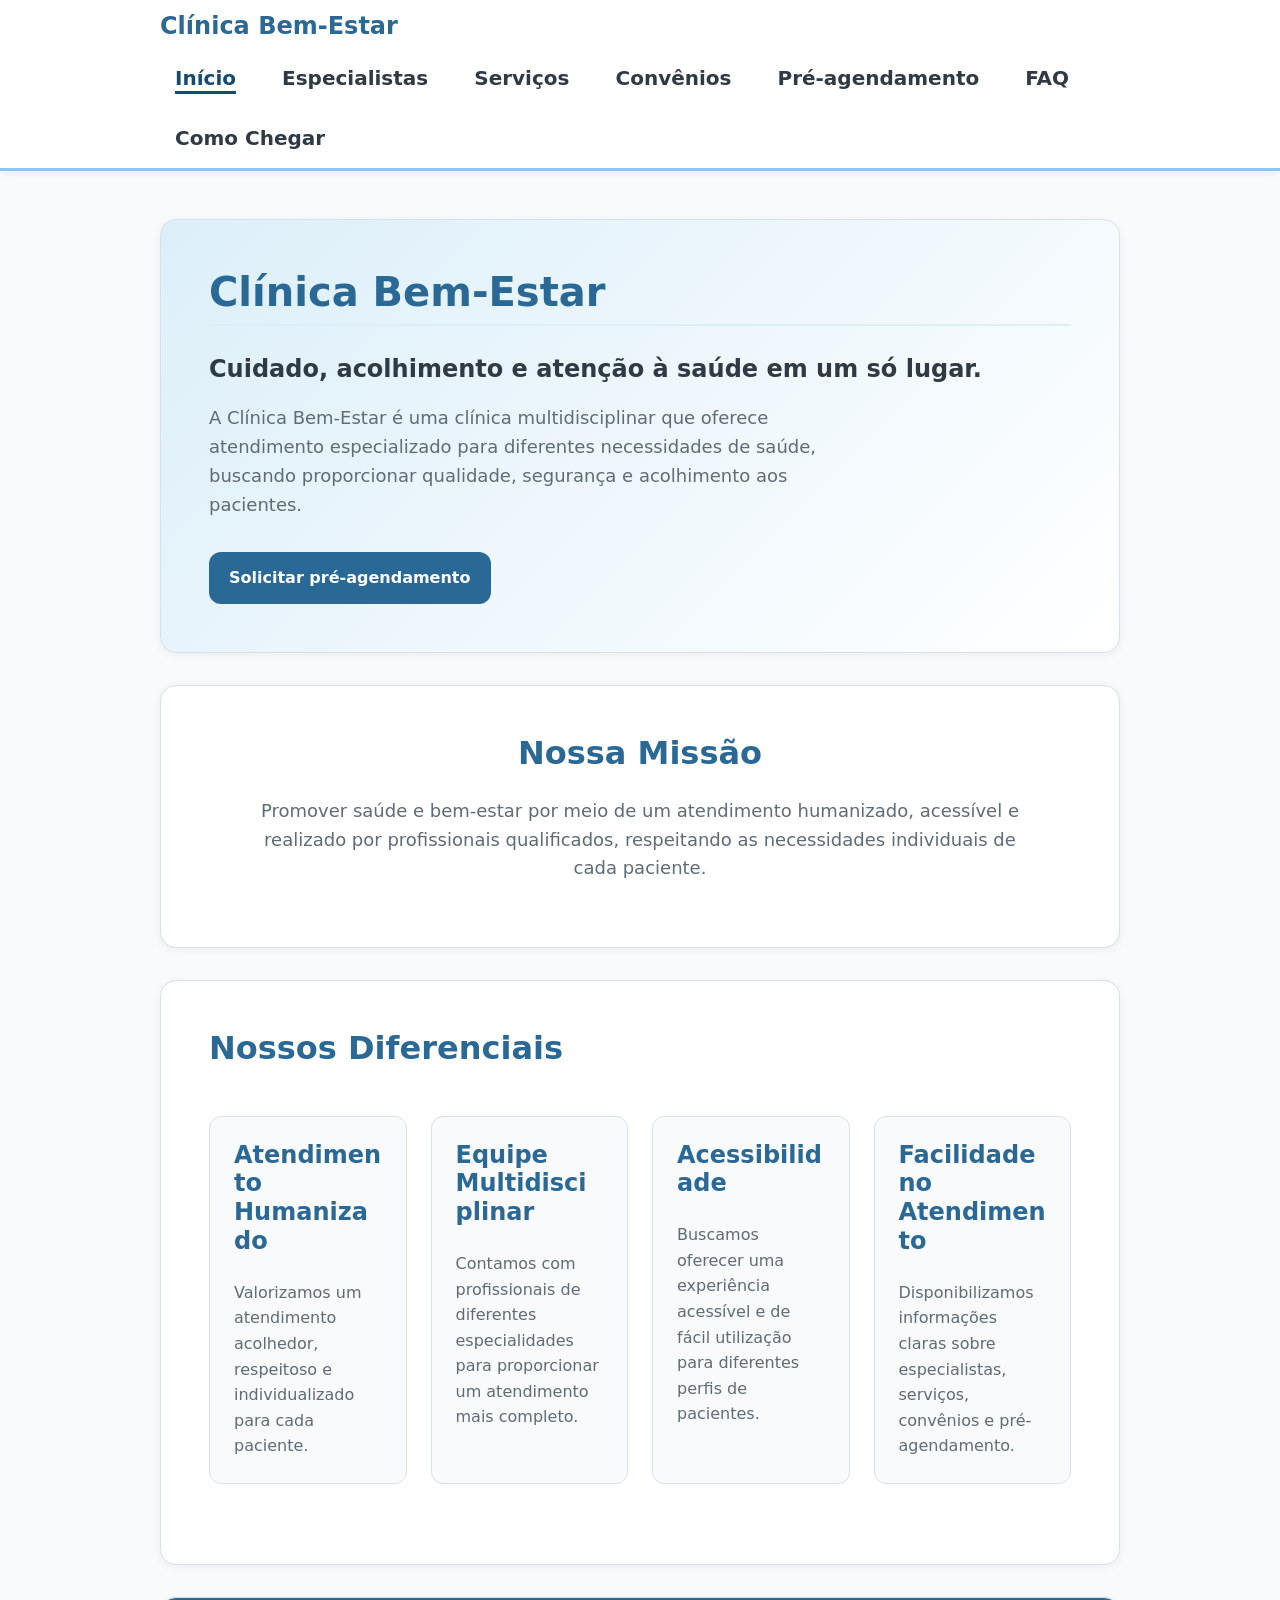
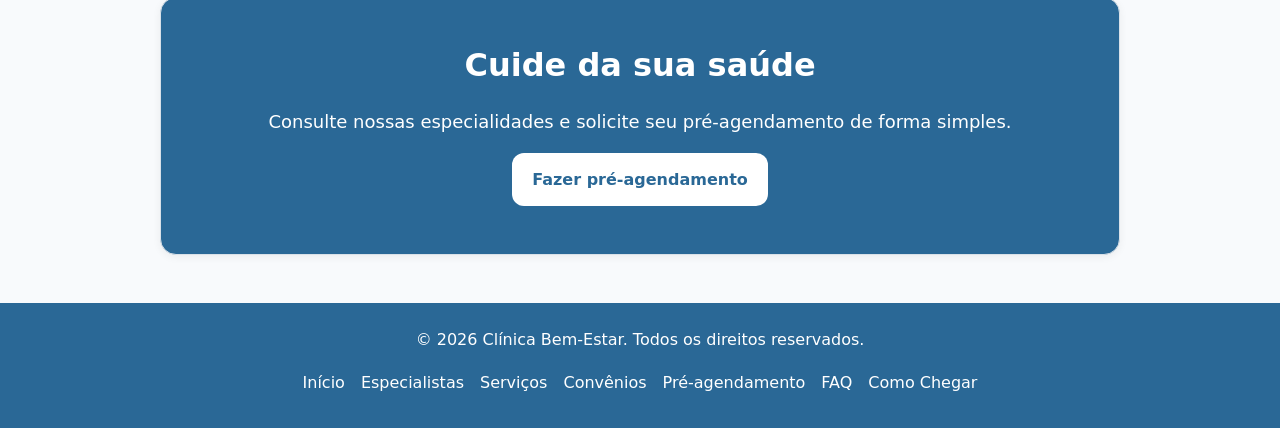
<file: index.html>
<!DOCTYPE html>
<html lang="pt-BR">

<head>
    <meta charset="UTF-8">

    <meta name="viewport" content="width=device-width, initial-scale=1.0">

    <title>Clínica Bem-Estar</title>
    <meta name="description" content="Clínica Bem-Estar: atendimento humanizado, equipe multidisciplinar, especialidades e pré-agendamento online.">

    <link rel="preconnect" href="https://fonts.googleapis.com">
    <link rel="preconnect" href="https://fonts.gstatic.com" crossorigin>
    <link href="https://fonts.googleapis.com/css2?family=Lato:wght@400;600;700&display=swap" rel="stylesheet">
    <link rel="stylesheet" href="assets/css/variable.css">
    <link rel="stylesheet" href="assets/css/global.css">
    <link rel="stylesheet" href="assets/css/header.css">
    <link rel="stylesheet" href="assets/css/pages/home.css">
    <link rel="stylesheet" href="assets/css/navigation-responsive.css">
</head>

<body>

    <header class="cabecalho">
        <a class="cabecalho__marca" href="index.html" aria-label="Página inicial da Clínica Bem-Estar">
            Clínica Bem-Estar
        </a>

        <nav class="navegacao" aria-label="Navegação principal">
            <button type="button" class="menu-botao" aria-expanded="false" aria-controls="menu-principal" hidden>Menu</button>
            <ul class="navegacao__lista" id="menu-principal">
                <li>
                    <a class="menu-item" href="index.html" aria-current="page">Início</a>
                </li>

                <li>
                    <a class="menu-item" href="pages/especialistas.html">Especialistas</a>
                </li>

                <li>
                    <a class="menu-item" href="pages/servicos.html">Serviços</a>
                </li>

                <li>
                    <a class="menu-item" href="pages/convenios.html">Convênios</a>
                </li>

                <li>
                    <a class="menu-item" href="pages/agendamento.html">Pré-agendamento</a>
                </li>

                <li>
                    <a class="menu-item" href="pages/faq.html">FAQ</a>
                </li>

                <li>
                    <a class="menu-item" href="pages/como-chegar.html">Como Chegar</a>
                </li>
            </ul>
        </nav>
    </header>

    <main class="principal">

        <section class="secao secao--hero" aria-labelledby="apresentacao-clinica">
            <h1 id="apresentacao-clinica" class="secao__titulo">Clínica Bem-Estar</h1>

            <p>
                Cuidado, acolhimento e atenção à saúde em um só lugar.
            </p>

            <p>
                A Clínica Bem-Estar é uma clínica multidisciplinar que oferece
                atendimento especializado para diferentes necessidades de saúde,
                buscando proporcionar qualidade, segurança e acolhimento aos pacientes.
            </p>

            <a class="cta-principal" href="pages/agendamento.html">
                Solicitar pré-agendamento
            </a>
        </section>

        <section class="secao secao--missao" aria-labelledby="nossa-missao">
            <h2 id="nossa-missao" class="secao__subtitulo">Nossa Missão</h2>

            <p>
                Promover saúde e bem-estar por meio de um atendimento humanizado,
                acessível e realizado por profissionais qualificados, respeitando
                as necessidades individuais de cada paciente.
            </p>
        </section>

        <section class="secao secao--diferenciais" aria-labelledby="nossos-diferenciais">
            <h2 id="nossos-diferenciais" class="secao__subtitulo">Nossos Diferenciais</h2>

            <article class="diferencial-card">
                <h3>Atendimento Humanizado</h3>

                <p>
                    Valorizamos um atendimento acolhedor, respeitoso e individualizado
                    para cada paciente.
                </p>
            </article>

            <article class="diferencial-card">
                <h3>Equipe Multidisciplinar</h3>

                <p>
                    Contamos com profissionais de diferentes especialidades para
                    proporcionar um atendimento mais completo.
                </p>
            </article>

            <article class="diferencial-card">
                <h3>Acessibilidade</h3>

                <p>
                    Buscamos oferecer uma experiência acessível e de fácil utilização
                    para diferentes perfis de pacientes.
                </p>
            </article>

            <article class="diferencial-card">
                <h3>Facilidade no Atendimento</h3>

                <p>
                    Disponibilizamos informações claras sobre especialistas, serviços,
                    convênios e pré-agendamento.
                </p>
            </article>
        </section>

        <section class="secao secao--cta" aria-labelledby="chamada-agendamento">
            <h2 id="chamada-agendamento" class="secao__subtitulo">Cuide da sua saúde</h2>

            <p>
                Consulte nossas especialidades e solicite seu pré-agendamento
                de forma simples.
            </p>

            <a class="cta-secundaria" href="pages/agendamento.html">
                Fazer pré-agendamento
            </a>
        </section>

    </main>

    <footer class="rodape">
        <p>
            &copy; 2026 Clínica Bem-Estar. Todos os direitos reservados.
        </p>

        <nav aria-label="Navegação do rodapé">
            <ul>
                <li>
                    <a href="index.html">Início</a>
                </li>

                <li>
                    <a href="pages/especialistas.html">Especialistas</a>
                </li>

                <li>
                    <a href="pages/servicos.html">Serviços</a>
                </li>

                <li>
                    <a href="pages/convenios.html">Convênios</a>
                </li>

                <li>
                    <a href="pages/agendamento.html">Pré-agendamento</a>
                </li>

                <li>
                    <a href="pages/faq.html">FAQ</a>
                </li>

                <li>
                    <a href="pages/como-chegar.html">Como Chegar</a>
                </li>
            </ul>
        </nav>
    </footer>

    <script src="assets/js/menu.js" defer></script>
</body>

</html>
</file>
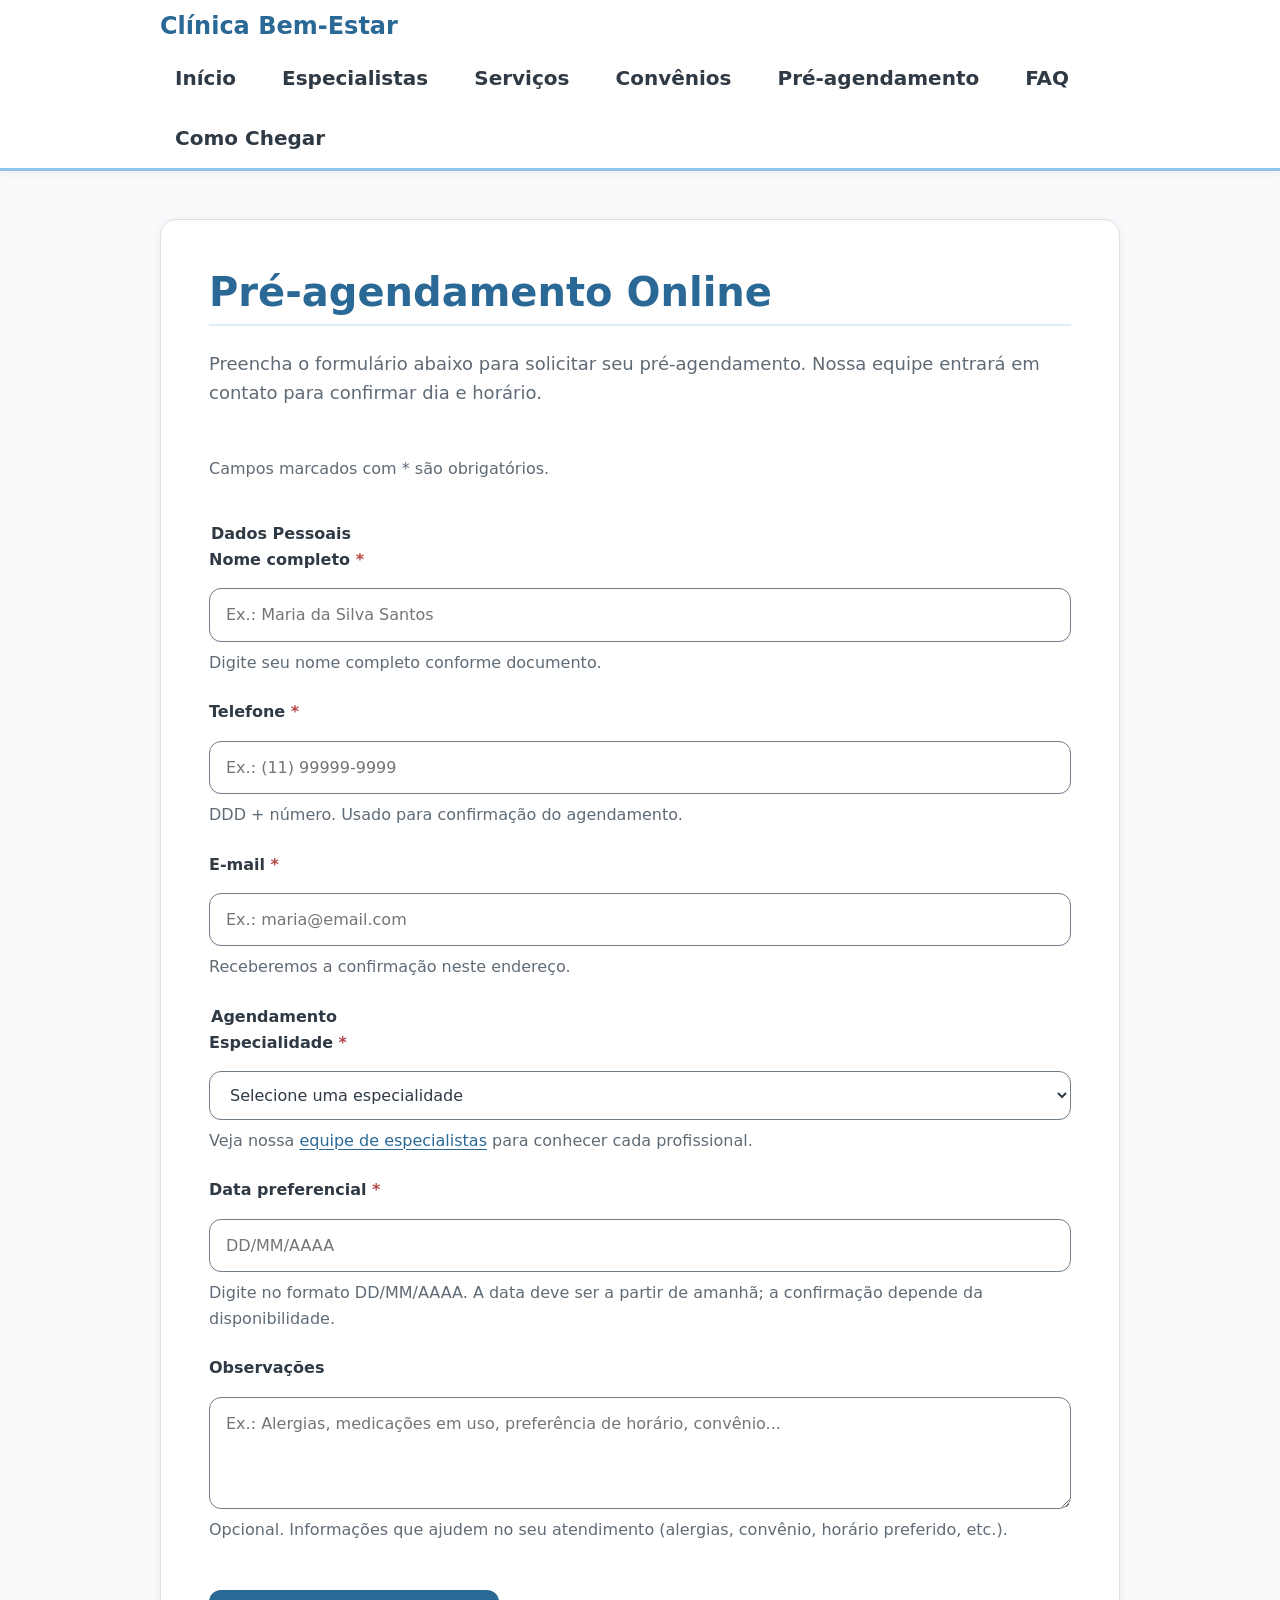
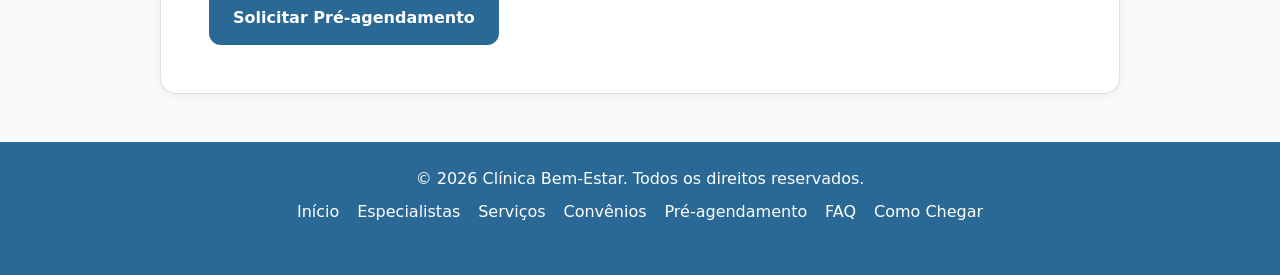
<file: pages/agendamento.html>
<!DOCTYPE html>
<html lang="pt-BR">
<head>
    <meta charset="UTF-8">
    <meta name="viewport" content="width=device-width, initial-scale=1.0">
    <title>Pré-agendamento — Clínica Bem-Estar</title>
    <meta name="description" content="Formulário de pré-agendamento online da Clínica Bem-Estar. Preencha seus dados e escolha a especialidade, data e observações.">
    <link rel="preconnect" href="https://fonts.googleapis.com">
    <link rel="preconnect" href="https://fonts.gstatic.com" crossorigin>
    <link href="https://fonts.googleapis.com/css2?family=Lato:wght@400;600;700&display=swap" rel="stylesheet">
    <link rel="stylesheet" href="../assets/css/variable.css">
    <link rel="stylesheet" href="../assets/css/global.css">
    <link rel="stylesheet" href="../assets/css/header.css">
    <link rel="stylesheet" href="../assets/css/pages/agendamento.css">
    <link rel="stylesheet" href="../assets/css/navigation-responsive.css">
</head>
<body>
    <header class="cabecalho">
        <a class="cabecalho__marca" href="../index.html" aria-label="Página inicial da Clínica Bem-Estar">
            Clínica Bem-Estar
        </a>

        <nav class="navegacao" aria-label="Navegação principal">
            <button type="button" class="menu-botao" aria-expanded="false" aria-controls="menu-principal" hidden>Menu</button>
            <ul class="navegacao__lista" id="menu-principal">
                <li><a class="menu-item" href="../index.html">Início</a></li>
                <li><a class="menu-item" href="especialistas.html">Especialistas</a></li>
                <li><a class="menu-item" href="servicos.html">Serviços</a></li>
                <li><a class="menu-item" href="convenios.html">Convênios</a></li>
                <li><a class="menu-item" href="agendamento.html">Pré-agendamento</a></li>
                <li><a class="menu-item" href="faq.html">FAQ</a></li>
                <li><a class="menu-item" href="como-chegar.html">Como Chegar</a></li>
            </ul>
        </nav>
    </header>

    <main class="principal">
        <section class="secao" aria-labelledby="agendamento-titulo">
            <h1 id="agendamento-titulo" class="secao__titulo">Pré-agendamento Online</h1>
            <p class="secao__subtitulo">Preencha o formulário abaixo para solicitar seu pré-agendamento. Nossa equipe entrará em contato para confirmar dia e horário.</p>

            <form class="formulario" action="#" method="post">
                <p id="dica-obrigatoriedade" class="campo__dica">Campos marcados com * são obrigatórios.</p>

                <fieldset class="grupo-campos" aria-describedby="dica-obrigatoriedade">
                    <legend class="campo__label">Dados Pessoais</legend>

                    <div class="campo">
                        <label for="nome" class="campo__label campo__label--obrigatorio">Nome completo</label>
                        <input type="text" id="nome" name="nome" class="campo__input" required autocomplete="name" placeholder="Ex.: Maria da Silva Santos" aria-describedby="dica-nome erro-nome">
                        <span id="dica-nome" class="campo__dica">Digite seu nome completo conforme documento.</span>
                        <span id="erro-nome" class="campo__erro" hidden></span>
                    </div>

                    <div class="campo">
                        <label for="telefone" class="campo__label campo__label--obrigatorio">Telefone</label>
                        <input type="tel" id="telefone" name="telefone" class="campo__input" required autocomplete="tel" placeholder="Ex.: (11) 99999-9999" aria-describedby="dica-telefone erro-telefone">
                        <span id="dica-telefone" class="campo__dica">DDD + número. Usado para confirmação do agendamento.</span>
                        <span id="erro-telefone" class="campo__erro" hidden></span>
                    </div>

                    <div class="campo">
                        <label for="email" class="campo__label campo__label--obrigatorio">E-mail</label>
                        <input type="email" id="email" name="email" class="campo__input" required autocomplete="email" placeholder="Ex.: maria@email.com" aria-describedby="dica-email erro-email">
                        <span id="dica-email" class="campo__dica">Receberemos a confirmação neste endereço.</span>
                        <span id="erro-email" class="campo__erro" hidden></span>
                    </div>
                </fieldset>

                <fieldset class="grupo-campos" aria-describedby="dica-obrigatoriedade">
                    <legend class="campo__label">Agendamento</legend>

                    <div class="campo">
                        <label for="especialidade" class="campo__label campo__label--obrigatorio">Especialidade</label>
                        <select id="especialidade" name="especialidade" class="campo__select" required aria-describedby="dica-especialidade erro-especialidade">
                            <option value="">Selecione uma especialidade</option>
                            <option value="cardiologia">Cardiologia</option>
                            <option value="pediatria">Pediatria</option>
                            <option value="ginecologia">Ginecologia e Obstetrícia</option>
                            <option value="ortopedia">Ortopedia e Traumatologia</option>
                            <option value="dermatologia">Dermatologia</option>
                            <option value="neurologia">Neurologia</option>
                        </select>
                        <span id="dica-especialidade" class="campo__dica">Veja nossa <a href="especialistas.html">equipe de especialistas</a> para conhecer cada profissional.</span>
                        <span id="erro-especialidade" class="campo__erro" hidden></span>
                    </div>

                    <div class="campo">
                        <label for="data" class="campo__label campo__label--obrigatorio">Data preferencial</label>
                        <input type="text" id="data" name="data" class="campo__input" required inputmode="numeric" autocomplete="off" maxlength="10" pattern="[0-9]{2}/[0-9]{2}/[0-9]{4}" placeholder="DD/MM/AAAA" aria-describedby="dica-data erro-data">
                        <span id="dica-data" class="campo__dica">Digite no formato DD/MM/AAAA. A data deve ser a partir de amanhã; a confirmação depende da disponibilidade.</span>
                        <span id="erro-data" class="campo__erro" hidden></span>
                    </div>

                    <div class="campo">
                        <label for="observacoes" class="campo__label">Observações</label>
                        <textarea id="observacoes" name="observacoes" class="campo__textarea" placeholder="Ex.: Alergias, medicações em uso, preferência de horário, convênio..." aria-describedby="dica-observacoes"></textarea>
                        <span id="dica-observacoes" class="campo__dica">Opcional. Informações que ajudem no seu atendimento (alergias, convênio, horário preferido, etc.).</span>
                    </div>
                </fieldset>

                <p id="mensagem-formulario" class="mensagem-formulario" role="status" aria-live="polite" aria-atomic="true"></p>
                <button type="submit" class="botao">Solicitar Pré-agendamento</button>
            </form>
        </section>
    </main>

    <footer class="rodape">
        <p>&copy; 2026 Clínica Bem-Estar. Todos os direitos reservados.</p>
         <p>
            <a href="../index.html">Início</a>
            <a href="especialistas.html">Especialistas</a> 
            <a href="servicos.html">Serviços</a>
            <a href="convenios.html">Convênios</a>
            <a href="agendamento.html">Pré-agendamento</a>
            <a href="faq.html">FAQ</a>
            <a href="como-chegar.html">Como Chegar</a>
        </p>
    </footer>

    <!-- JavaScript - US-604 -->
    <script src="../assets/js/agendamento.js" defer></script>
    <script src="../assets/js/menu.js" defer></script>
</body>
</html>
</file>
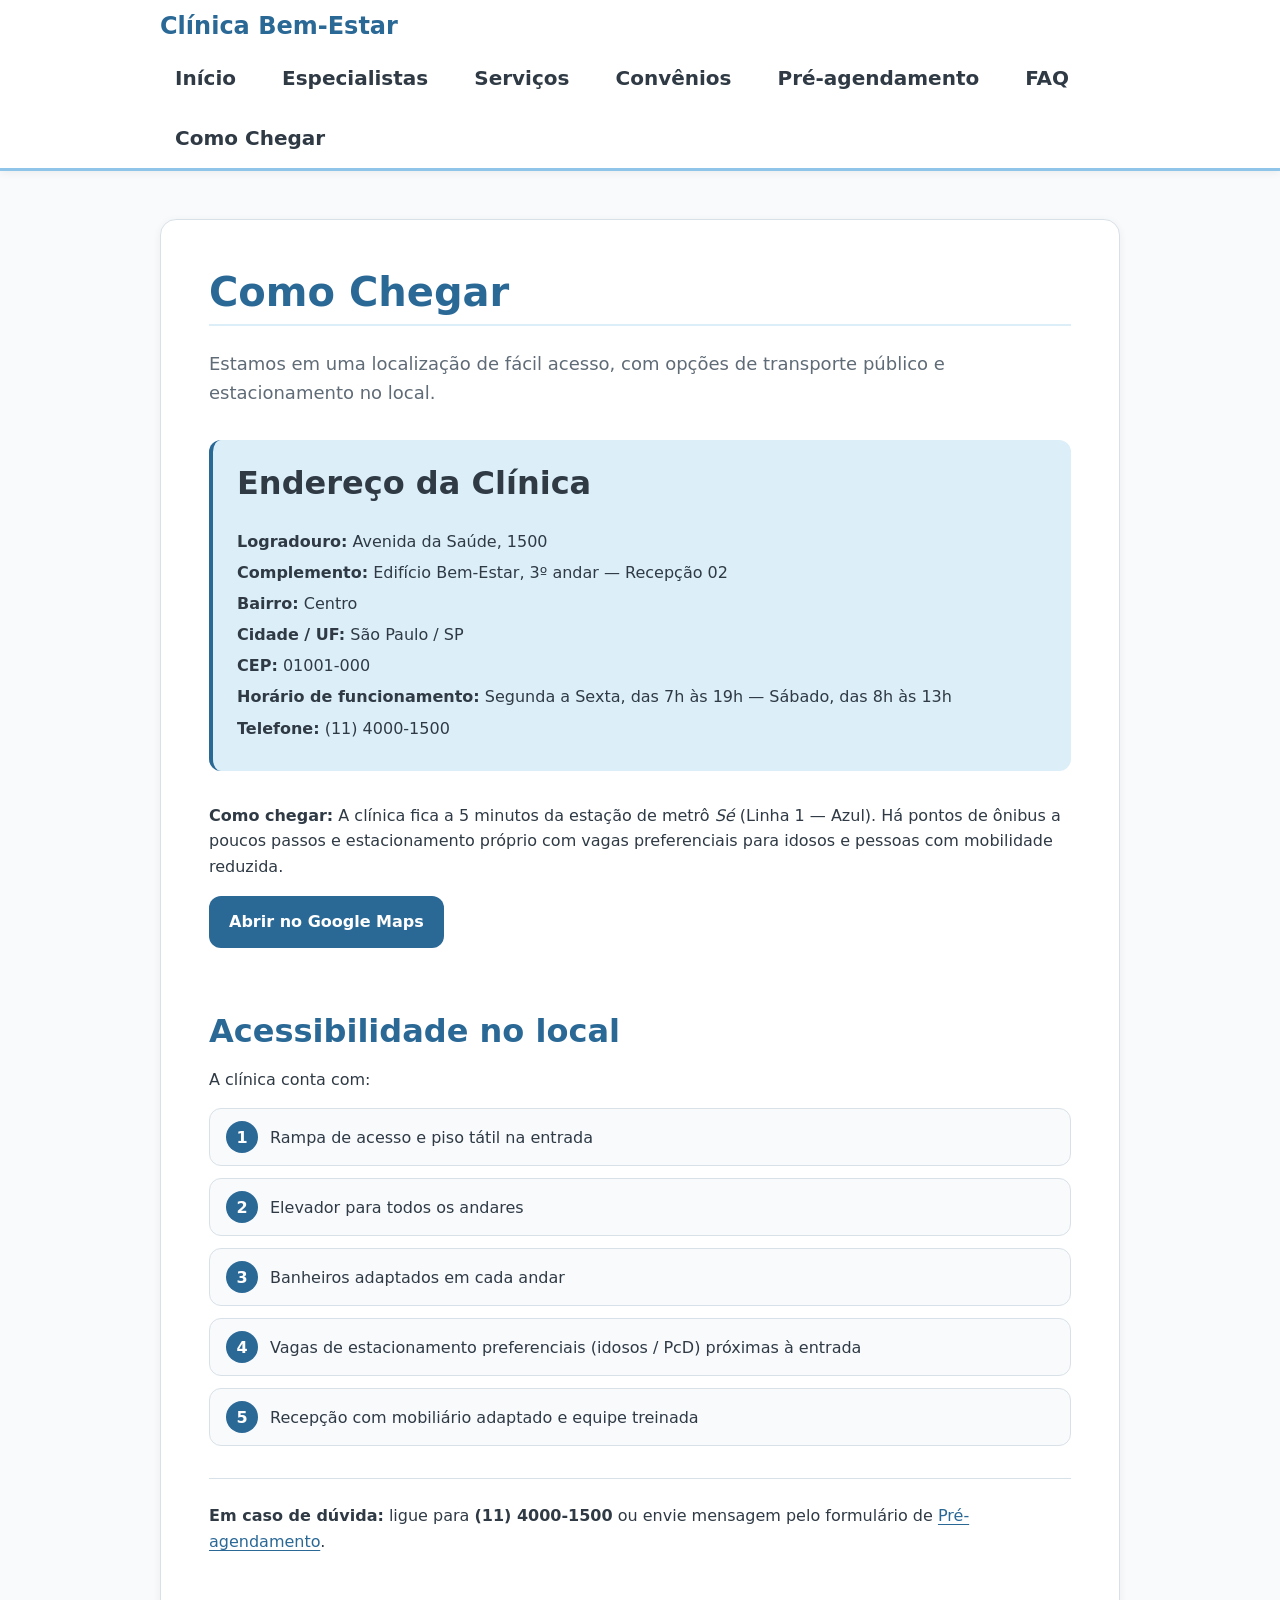
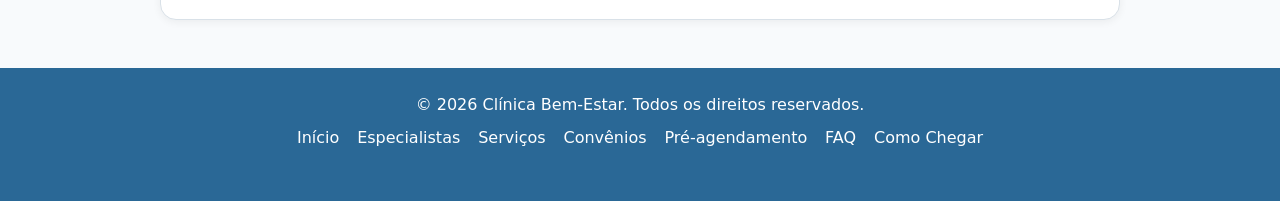
<file: pages/como-chegar.html>
<!DOCTYPE html>
<html lang="pt-BR">
<head>
    <meta charset="UTF-8">
    <meta name="viewport" content="width=device-width, initial-scale=1.0">
    <title>Como Chegar — Clínica Bem-Estar</title>
    <meta name="description" content="Endereço, opções de transporte e link para Google Maps da Clínica Bem-Estar.">
    <link rel="preconnect" href="https://fonts.googleapis.com">
    <link rel="preconnect" href="https://fonts.gstatic.com" crossorigin>
    <link href="https://fonts.googleapis.com/css2?family=Lato:wght@400;600;700&display=swap" rel="stylesheet">
    <link rel="stylesheet" href="../assets/css/variable.css">
    <link rel="stylesheet" href="../assets/css/global.css">
    <link rel="stylesheet" href="../assets/css/header.css">
    <link rel="stylesheet" href="../assets/css/pages/como-chegar.css">
    <link rel="stylesheet" href="../assets/css/navigation-responsive.css">
</head>
<body>
    <header class="cabecalho">
        <a class="cabecalho__marca" href="../index.html" aria-label="Página inicial da Clínica Bem-Estar">
            Clínica Bem-Estar
        </a>

        <nav class="navegacao" aria-label="Navegação principal">
            <button type="button" class="menu-botao" aria-expanded="false" aria-controls="menu-principal" hidden>Menu</button>
            <ul class="navegacao__lista" id="menu-principal">
                <li><a class="menu-item" href="../index.html">Início</a></li>
                <li><a class="menu-item" href="especialistas.html">Especialistas</a></li>
                <li><a class="menu-item" href="servicos.html">Serviços</a></li>
                <li><a class="menu-item" href="convenios.html">Convênios</a></li>
                <li><a class="menu-item" href="agendamento.html">Pré-agendamento</a></li>
                <li><a class="menu-item" href="faq.html">FAQ</a></li>
                <li><a class="menu-item" href="como-chegar.html">Como Chegar</a></li>
            </ul>
        </nav>
    </header>

    <main class="principal">
        <section class="secao" aria-labelledby="chegar-titulo">
            <h1 id="chegar-titulo" class="secao__titulo">Como Chegar</h1>
            <p class="secao__subtitulo">Estamos em uma localização de fácil acesso, com opções de transporte público e estacionamento no local.</p>

            <section class="endereco" aria-labelledby="endereco-titulo">
                <h2 id="endereco-titulo" class="secao__texto"><strong>Endereço da Clínica</strong></h2>
                <p class="endereco__linha"><strong>Logradouro:</strong> Avenida da Saúde, 1500</p>
                <p class="endereco__linha"><strong>Complemento:</strong> Edifício Bem-Estar, 3º andar — Recepção 02</p>
                <p class="endereco__linha"><strong>Bairro:</strong> Centro</p>
                <p class="endereco__linha"><strong>Cidade / UF:</strong> São Paulo / SP</p>
                <p class="endereco__linha"><strong>CEP:</strong> 01001-000</p>
                <p class="endereco__linha"><strong>Horário de funcionamento:</strong> Segunda a Sexta, das 7h às 19h — Sábado, das 8h às 13h</p>
                <p class="endereco__linha"><strong>Telefone:</strong> (11) 4000-1500</p>
            </section>

            <p class="secao__texto">
                <strong>Como chegar:</strong> A clínica fica a 5 minutos da estação de metrô <em>Sé</em> (Linha 1 — Azul). Há pontos de ônibus a poucos passos e estacionamento próprio com vagas preferenciais para idosos e pessoas com mobilidade reduzida.
            </p>

            <p>
                <a class="mapa-link"
                   href="https://www.google.com/maps/search/?api=1&query=Avenida+da+Saude,+1500,+Centro,+Sao+Paulo,+SP"
                   target="_blank"
                   rel="noopener noreferrer"
                   aria-label="Abrir localização da Clínica Bem-Estar no Google Maps (abre em nova aba)">
                    Abrir no Google Maps
                </a>
            </p>

            <div class="acessibilidade-local">
                <h2 class="acessibilidade-local__titulo">Acessibilidade no local</h2>
                <p class="secao__texto">A clínica conta com:</p>
                <ul class="acessibilidade-local__lista">
                    <li class="acessibilidade-local__item">
                        <span class="acessibilidade-local__icone" aria-hidden="true">1</span>
                        Rampa de acesso e piso tátil na entrada
                    </li>
                    <li class="acessibilidade-local__item">
                        <span class="acessibilidade-local__icone" aria-hidden="true">2</span>
                        Elevador para todos os andares
                    </li>
                    <li class="acessibilidade-local__item">
                        <span class="acessibilidade-local__icone" aria-hidden="true">3</span>
                        Banheiros adaptados em cada andar
                    </li>
                    <li class="acessibilidade-local__item">
                        <span class="acessibilidade-local__icone" aria-hidden="true">4</span>
                        Vagas de estacionamento preferenciais (idosos / PcD) próximas à entrada
                    </li>
                    <li class="acessibilidade-local__item">
                        <span class="acessibilidade-local__icone" aria-hidden="true">5</span>
                        Recepção com mobiliário adaptado e equipe treinada
                    </li>
                </ul>
            </div>

            <div class="contato-final">
                <p class="secao__texto">
                    <strong>Em caso de dúvida:</strong> ligue para <strong>(11) 4000-1500</strong> ou envie mensagem pelo formulário de <a href="agendamento.html">Pré-agendamento</a>.
                </p>
            </div>
        </section>
    </main>

    <footer class="rodape">
        <p>&copy; 2026 Clínica Bem-Estar. Todos os direitos reservados.</p>
         <p>
            <a href="../index.html">Início</a>
            <a href="especialistas.html">Especialistas</a> 
            <a href="servicos.html">Serviços</a>
            <a href="convenios.html">Convênios</a>
            <a href="agendamento.html">Pré-agendamento</a>
            <a href="faq.html">FAQ</a>
            <a href="como-chegar.html">Como Chegar</a>
        </p>
    </footer>
    <script src="../assets/js/menu.js" defer></script>
</body>
</html>
</file>
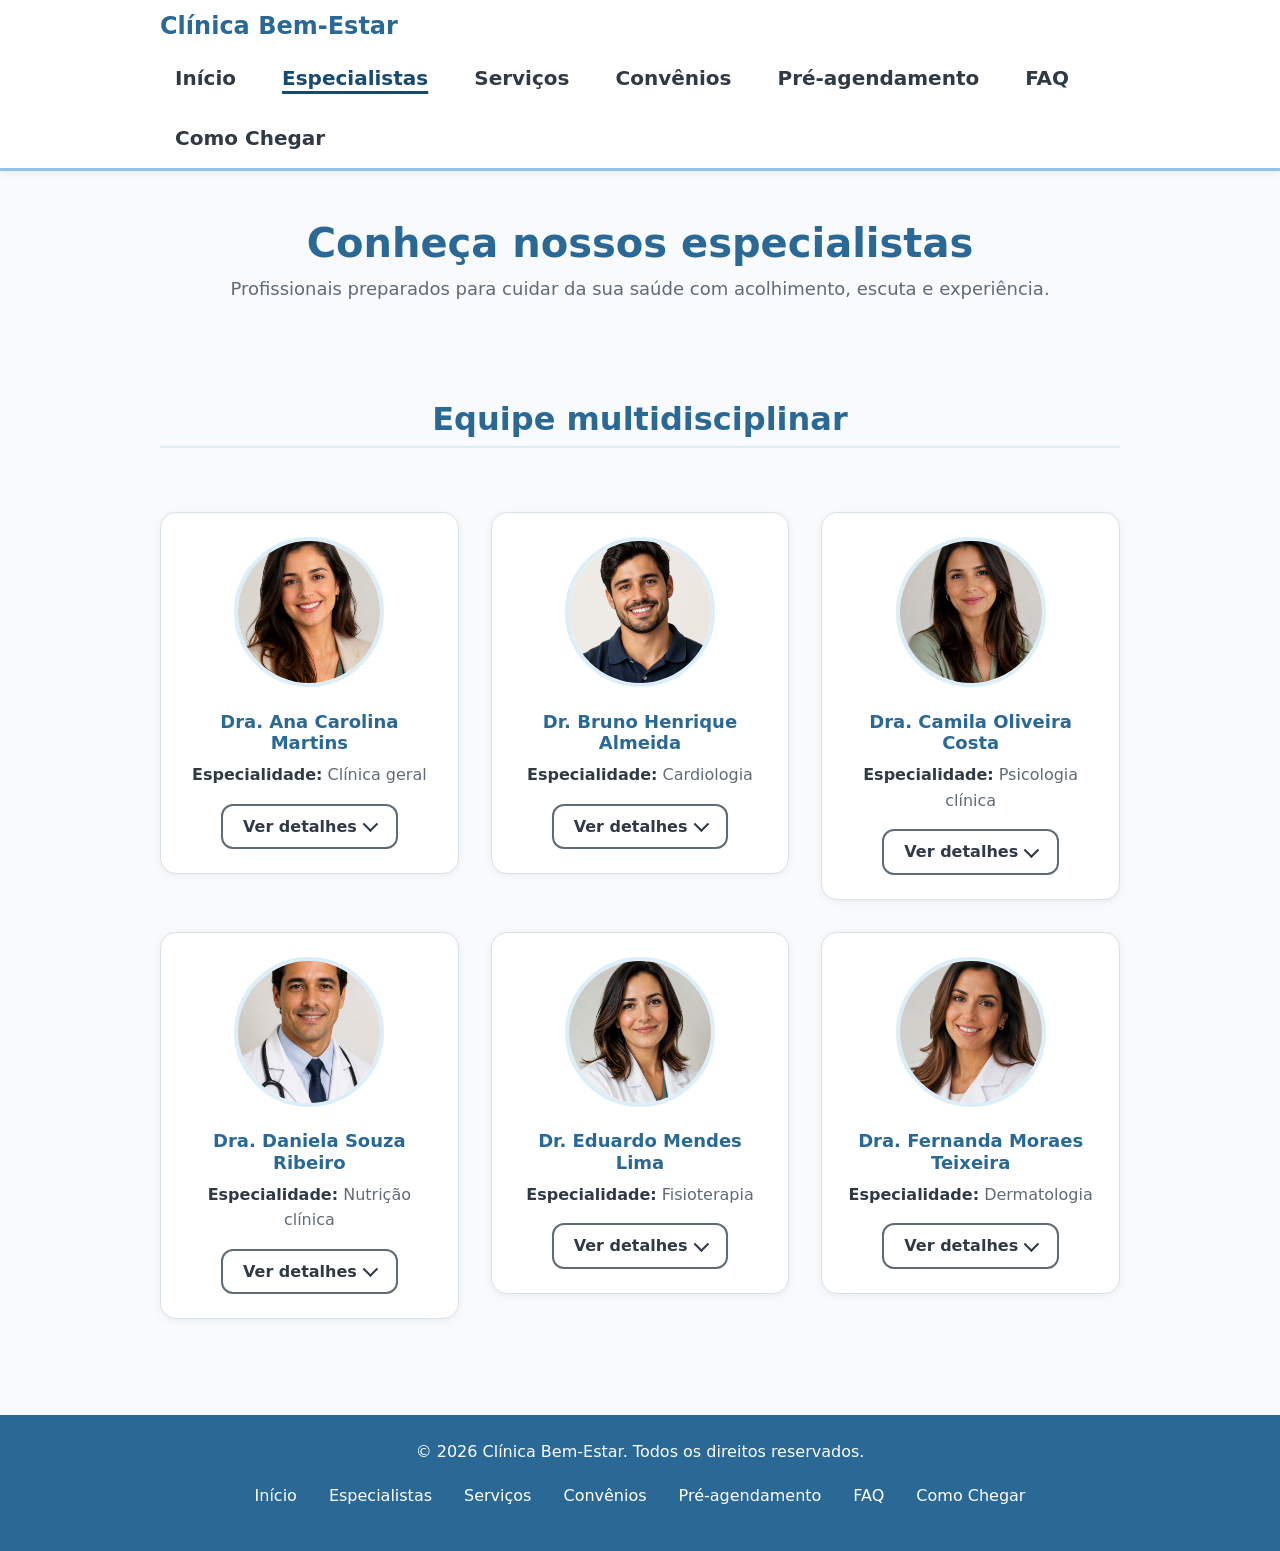
<file: pages/especialistas.html>
<!doctype html>
<html lang="pt-BR">

<head>
  <meta charset="utf-8">
  <meta name="viewport" content="width=device-width, initial-scale=1">
  <meta name="description" content="Conheça os especialistas da Clínica Bem-Estar.">
  <link rel="stylesheet" href="../assets/css/variable.css">
  <link rel="stylesheet" href="../assets/css/global.css">
  <link rel="stylesheet" href="../assets/css/pages/especialistas.css">
  <title>Especialistas | Clínica Bem-Estar</title>
    <link rel="stylesheet" href="../assets/css/navigation-responsive.css">
  <script src="../assets/js/especialistas.js" defer></script>
</head>

<body>
  <header>
    <nav aria-label="Navegação principal">
      <a href="../index.html">Clínica Bem-Estar</a>
      <button type="button" class="menu-botao" aria-expanded="false" aria-controls="menu-principal" hidden>Menu</button>
      <ul id="menu-principal">
        <li><a href="../index.html">Início</a></li>
        <li><a href="especialistas.html" aria-current="page">Especialistas</a></li>
        <li><a href="servicos.html">Serviços</a></li>
        <li><a href="convenios.html">Convênios</a></li>
        <li><a href="agendamento.html">Pré-agendamento</a></li>
        <li><a href="faq.html">FAQ</a></li>
        <li><a href="como-chegar.html">Como Chegar</a></li>
      </ul>
    </nav>
  </header>

  <main>
    <header>
      <h1>Conheça nossos especialistas</h1>
      <p>Profissionais preparados para cuidar da sua saúde com acolhimento, escuta e experiência.</p>
    </header>

    <section aria-labelledby="lista-especialistas">
      <h2 id="lista-especialistas">Equipe multidisciplinar</h2>

      <article class="especialista">
        <figure>
          <img src="../assets/images/especialistas/ana-carolina.png" alt="Dra. Ana Carolina Martins">
          <figcaption>Dra. Ana Carolina Martins</figcaption>
        </figure>
        <h3>Dra. Ana Carolina Martins</h3>
        <p class="especialista__detalhe"><strong>Formação:</strong> Medicina pela Universidade Federal de Minas Gerais</p>
        <p><strong>Especialidade:</strong> Clínica geral</p>
        <p class="especialista__detalhe"><strong>Registro:</strong> CRM-MG 000000</p>
        <p class="especialista__detalhe"><strong>Atendimento:</strong> Segunda e quarta, das 8h às 13h</p>
      </article>

      <article class="especialista">
        <figure>
          <img src="../assets/images/especialistas/bruno-henrique.png" alt="Dr. Bruno Henrique Almeida">
          <figcaption>Dr. Bruno Henrique Almeida</figcaption>
        </figure>
        <h3>Dr. Bruno Henrique Almeida</h3>
        <p class="especialista__detalhe"><strong>Formação:</strong> Medicina pela Universidade Federal de São Paulo</p>
        <p><strong>Especialidade:</strong> Cardiologia</p>
        <p class="especialista__detalhe"><strong>Registro:</strong> CRM-SP 000000</p>
        <p class="especialista__detalhe"><strong>Atendimento:</strong> Terça e quinta, das 9h às 15h</p>
      </article>

      <article class="especialista">
        <figure>
          <img src="../assets/images/especialistas/camila-oliveira.png" alt="Dra. Camila Oliveira Costa">
          <figcaption>Dra. Camila Oliveira Costa</figcaption>
        </figure>
        <h3>Dra. Camila Oliveira Costa</h3>
        <p class="especialista__detalhe"><strong>Formação:</strong> Psicologia pela Universidade de Brasília</p>
        <p><strong>Especialidade:</strong> Psicologia clínica</p>
        <p class="especialista__detalhe"><strong>Registro:</strong> CRP 00/00000</p>
        <p class="especialista__detalhe"><strong>Atendimento:</strong> Segunda e sexta, das 10h às 18h</p>
      </article>

      <article class="especialista">
        <figure>
          <img src="../assets/images/especialistas/daniela-souza.png" alt="Dra. Daniela Souza Ribeiro">
          <figcaption>Dra. Daniela Souza Ribeiro</figcaption>
        </figure>
        <h3>Dra. Daniela Souza Ribeiro</h3>
        <p class="especialista__detalhe"><strong>Formação:</strong> Nutrição pela Universidade Federal do Paraná</p>
        <p><strong>Especialidade:</strong> Nutrição clínica</p>
        <p class="especialista__detalhe"><strong>Registro:</strong> CRN-PR 00000</p>
        <p class="especialista__detalhe"><strong>Atendimento:</strong> Quarta e sexta, das 8h às 14h</p>
      </article>

      <article class="especialista">
        <figure>
          <img src="../assets/images/especialistas/eduardo-mendes.png" alt="Dr. Eduardo Mendes Lima">
          <figcaption>Dr. Eduardo Mendes Lima</figcaption>
        </figure>
        <h3>Dr. Eduardo Mendes Lima</h3>
        <p class="especialista__detalhe"><strong>Formação:</strong> Fisioterapia pela Universidade Federal de Santa Catarina</p>
        <p><strong>Especialidade:</strong> Fisioterapia</p>
        <p class="especialista__detalhe"><strong>Registro:</strong> CREFITO 000000-F</p>
        <p class="especialista__detalhe"><strong>Atendimento:</strong> Segunda e quinta, das 13h às 19h</p>
      </article>

      <article class="especialista">
        <figure>
          <img src="../assets/images/especialistas/fernanda-moraes.png" alt="Dra. Fernanda Moraes Teixeira">
          <figcaption>Dra. Fernanda Moraes Teixeira</figcaption>
        </figure>
        <h3>Dra. Fernanda Moraes Teixeira</h3>
        <p class="especialista__detalhe"><strong>Formação:</strong> Dermatologia pela Universidade Federal do Rio de Janeiro</p>
        <p><strong>Especialidade:</strong> Dermatologia</p>
        <p class="especialista__detalhe"><strong>Registro:</strong> CRM-RJ 000000</p>
        <p class="especialista__detalhe"><strong>Atendimento:</strong> Terça e sábado, das 8h às 13h</p>
      </article>
    </section>
  </main>

  <footer class="rodape-principal">
    <p>&copy; 2026 Clínica Bem-Estar. Todos os direitos reservados.</p>
    <p>
      <a href="../index.html">Início</a>
      <a href="especialistas.html">Especialistas</a>
      <a href="servicos.html">Serviços</a>
      <a href="convenios.html">Convênios</a>
      <a href="agendamento.html">Pré-agendamento</a>
      <a href="faq.html">FAQ</a>
      <a href="como-chegar.html">Como Chegar</a>
    </p>
  </footer>
    <script src="../assets/js/menu.js" defer></script>
</body>

</html>
</file>
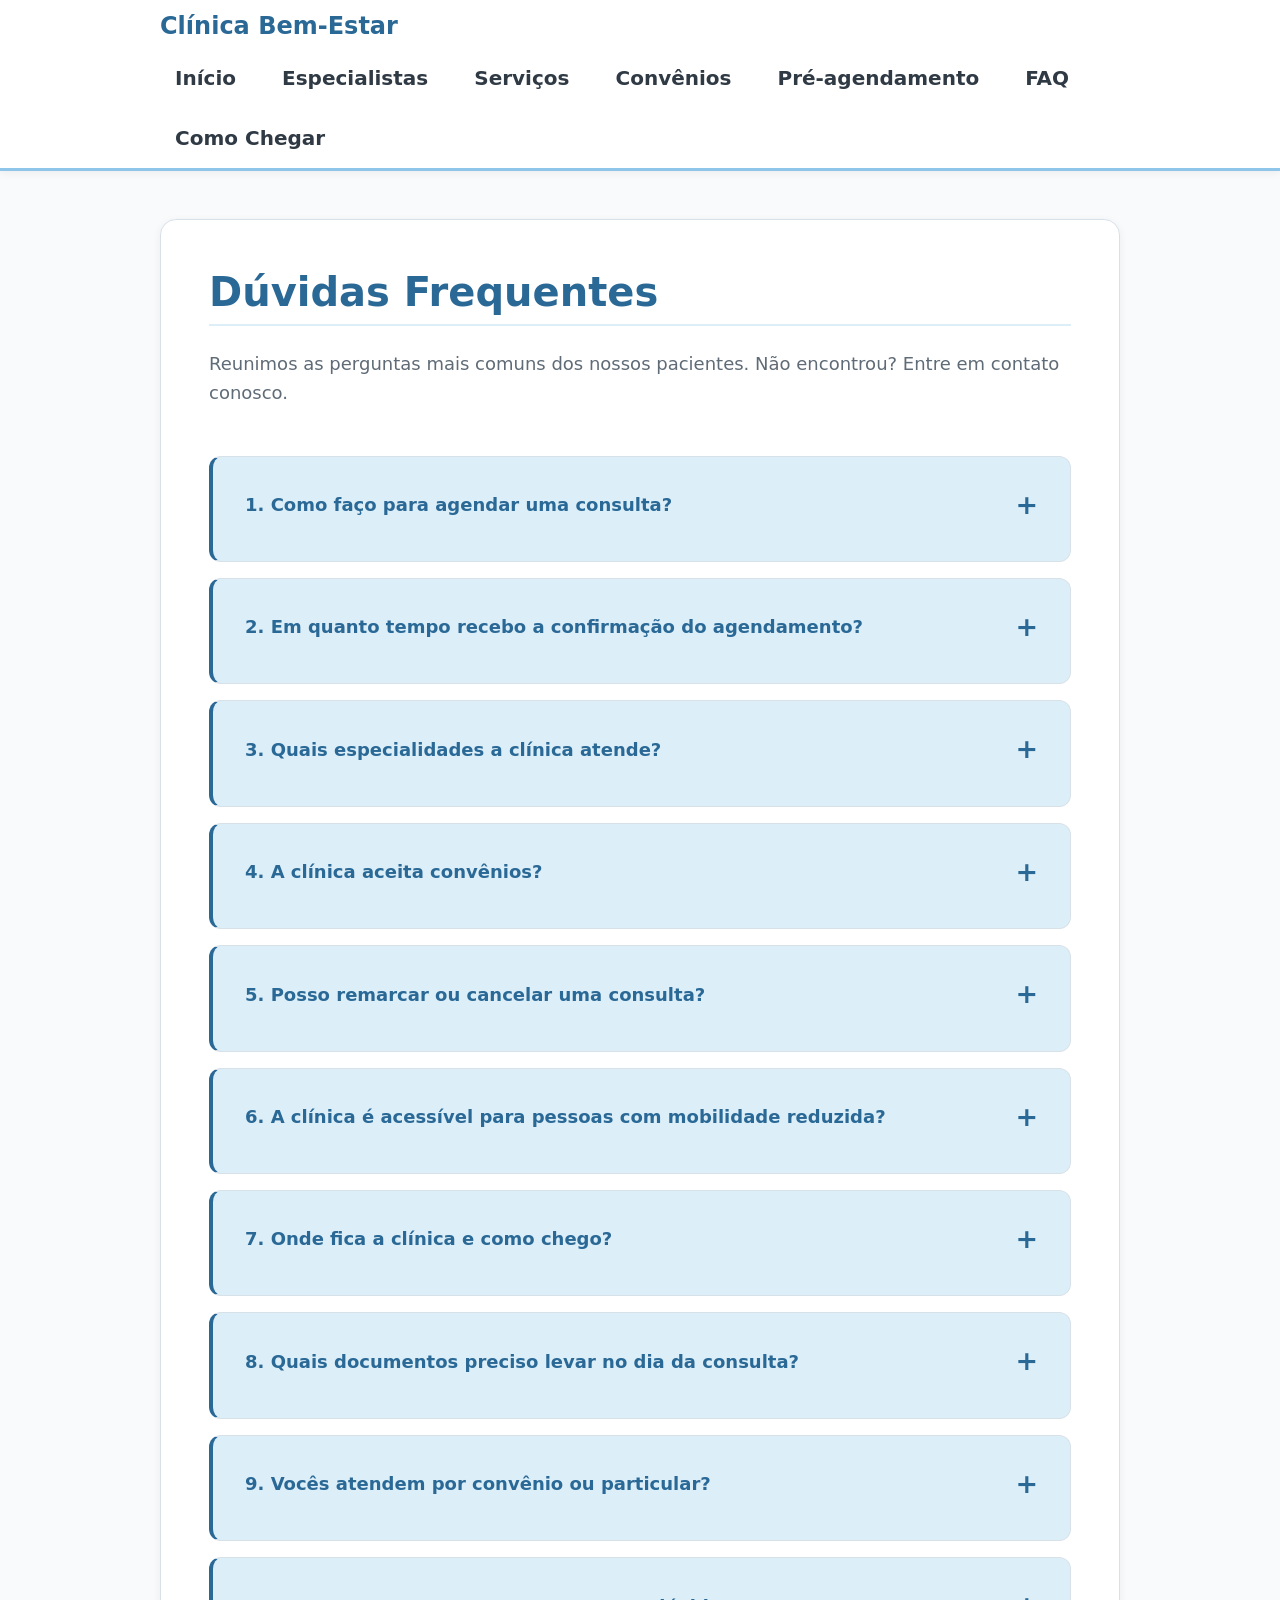
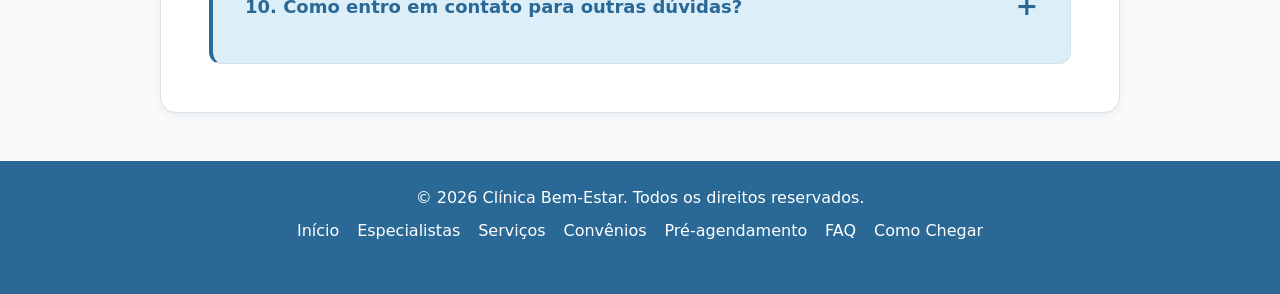
<file: pages/faq.html>
<!DOCTYPE html>
<html lang="pt-BR">
<head>
    <meta charset="UTF-8">
    <meta name="viewport" content="width=device-width, initial-scale=1.0">
    <title>Dúvidas Frequentes — Clínica Bem-Estar</title>
    <meta name="description" content="Perguntas e respostas frequentes sobre agendamento, atendimento, convênios e localização da Clínica Bem-Estar.">
    <link rel="preconnect" href="https://fonts.googleapis.com">
    <link rel="preconnect" href="https://fonts.gstatic.com" crossorigin>
    <link href="https://fonts.googleapis.com/css2?family=Lato:wght@400;600;700&display=swap" rel="stylesheet">
    <link rel="stylesheet" href="../assets/css/variable.css">
    <link rel="stylesheet" href="../assets/css/global.css">
    <link rel="stylesheet" href="../assets/css/header.css">
    <link rel="stylesheet" href="../assets/css/pages/faq.css">
    <link rel="stylesheet" href="../assets/css/navigation-responsive.css">
    <script src="../assets/js/faq.js" defer></script>
</head>
<body>
    <header class="cabecalho">
        <a class="cabecalho__marca" href="../index.html" aria-label="Página inicial da Clínica Bem-Estar">
            Clínica Bem-Estar
        </a>

        <nav class="navegacao" aria-label="Navegação principal">
            <button type="button" class="menu-botao" aria-expanded="false" aria-controls="menu-principal" hidden>Menu</button>
            <ul class="navegacao__lista" id="menu-principal">
                <li><a class="menu-item" href="../index.html">Início</a></li>
                <li><a class="menu-item" href="especialistas.html">Especialistas</a></li>
                <li><a class="menu-item" href="servicos.html">Serviços</a></li>
                <li><a class="menu-item" href="convenios.html">Convênios</a></li>
                <li><a class="menu-item" href="agendamento.html">Pré-agendamento</a></li>
                <li><a class="menu-item" href="faq.html">FAQ</a></li>
                <li><a class="menu-item" href="como-chegar.html">Como Chegar</a></li>
            </ul>
        </nav>
    </header>

    <main class="principal">
        <section class="secao" aria-labelledby="faq-titulo">
            <h1 id="faq-titulo" class="secao__titulo">Dúvidas Frequentes</h1>
            <p class="secao__subtitulo">Reunimos as perguntas mais comuns dos nossos pacientes. Não encontrou? Entre em contato conosco.</p>

            <ul class="faq-lista">
                <li class="faq-item">
                    <h2 class="faq-item__titulo">1. Como faço para agendar uma consulta?</h2>
                    <p class="faq-item__texto">Você pode preencher o nosso <a href="agendamento.html">formulário de pré-agendamento</a> online a qualquer momento. Após o envio, nossa equipe entrará em contato por telefone ou e-mail para confirmar o horário.</p>
                </li>

                <li class="faq-item">
                    <h2 class="faq-item__titulo">2. Em quanto tempo recebo a confirmação do agendamento?</h2>
                    <p class="faq-item__texto">O retorno costuma acontecer em até <strong>1 dia útil</strong>. Em caso de urgência, informe no campo de observações nós iremos priorizar o atendimento.</p>
                </li>

                <li class="faq-item">
                    <h2 class="faq-item__titulo">3. Quais especialidades a clínica atende?</h2>
                    <p class="faq-item__texto">Contamos com seis especialidades: <strong>Cardiologia, Pediatria, Ginecologia e Obstetrícia, Ortopedia e Traumatologia, Dermatologia e Neurologia</strong>. Veja detalhes na nossa <a href="especialistas.html">página de equipe</a>.</p>
                </li>

                <li class="faq-item">
                    <h2 class="faq-item__titulo">4. A clínica aceita convênios?</h2>
                    <p class="faq-item__texto">Sim, trabalhamos com diversos convênios. No momento do pré-agendamento, informe seu convênio no campo <strong>Observações</strong> para que possamos confirmar a cobertura.</p>
                </li>

                <li class="faq-item">
                    <h2 class="faq-item__titulo">5. Posso remarcar ou cancelar uma consulta?</h2>
                    <p class="faq-item__texto">Sim. Pedimos que remarcações e cancelamentos sejam informados com pelo menos <strong>24 horas de antecedência</strong>, pelo telefone ou e-mail de contato enviados na confirmação.</p>
                </li>

                <li class="faq-item">
                    <h2 class="faq-item__titulo">6. A clínica é acessível para pessoas com mobilidade reduzida?</h2>
                    <p class="faq-item__texto">Sim, todo o ambiente foi projetado para ser acessível: rampas, elevador, banheiros adaptados e equipe treinada para auxiliar pacientes com mobilidade reduzida ou outras necessidades. Basta informar no pré-agendamento caso precise de apoio.</p>
                </li>

                <li class="faq-item">
                    <h2 class="faq-item__titulo">7. Onde fica a clínica e como chego?</h2>
                    <p class="faq-item__texto">Estamos localizados em região de fácil acesso. Veja o endereço completo, opções de transporte e o mapa interativo na página <a href="como-chegar.html">Como Chegar</a>.</p>
                </li>

                <li class="faq-item">
                    <h2 class="faq-item__titulo">8. Quais documentos preciso levar no dia da consulta?</h2>
                    <p class="faq-item__texto">Documento de identidade com foto, CPF, cartão do convênio (se aplicável) e exames anteriores relacionados à especialidade da consulta.</p>
                </li>

                <li class="faq-item">
                    <h2 class="faq-item__titulo">9. Vocês atendem por convênio ou particular?</h2>
                    <p class="faq-item__texto">Atendemos nos dois formatos. Pacientes particulares contam com tabela de valores acessível — solicite no momento do pré-agendamento.</p>
                </li>

                <li class="faq-item">
                    <h2 class="faq-item__titulo">10. Como entro em contato para outras dúvidas?</h2>
                    <p class="faq-item__texto">Pelo telefone informado na confirmação do agendamento ou pelo e-mail <strong>contato@clinicabemestar.com.br</strong>. Atendimento administrativo de segunda a sexta, das 8h às 18h.</p>
                </li>
            </ul>
        </section>
    </main>

    <footer class="rodape">
        <p>&copy; 2026 Clínica Bem-Estar. Todos os direitos reservados.</p>
        <p>
            <a href="../index.html">Início</a>
            <a href="especialistas.html">Especialistas</a> 
            <a href="servicos.html">Serviços</a>
            <a href="convenios.html">Convênios</a>
            <a href="agendamento.html">Pré-agendamento</a>
            <a href="faq.html">FAQ</a>
            <a href="como-chegar.html">Como Chegar</a>
        </p>
    </footer>
    <script src="../assets/js/menu.js" defer></script>
</body>
</html>
</file>
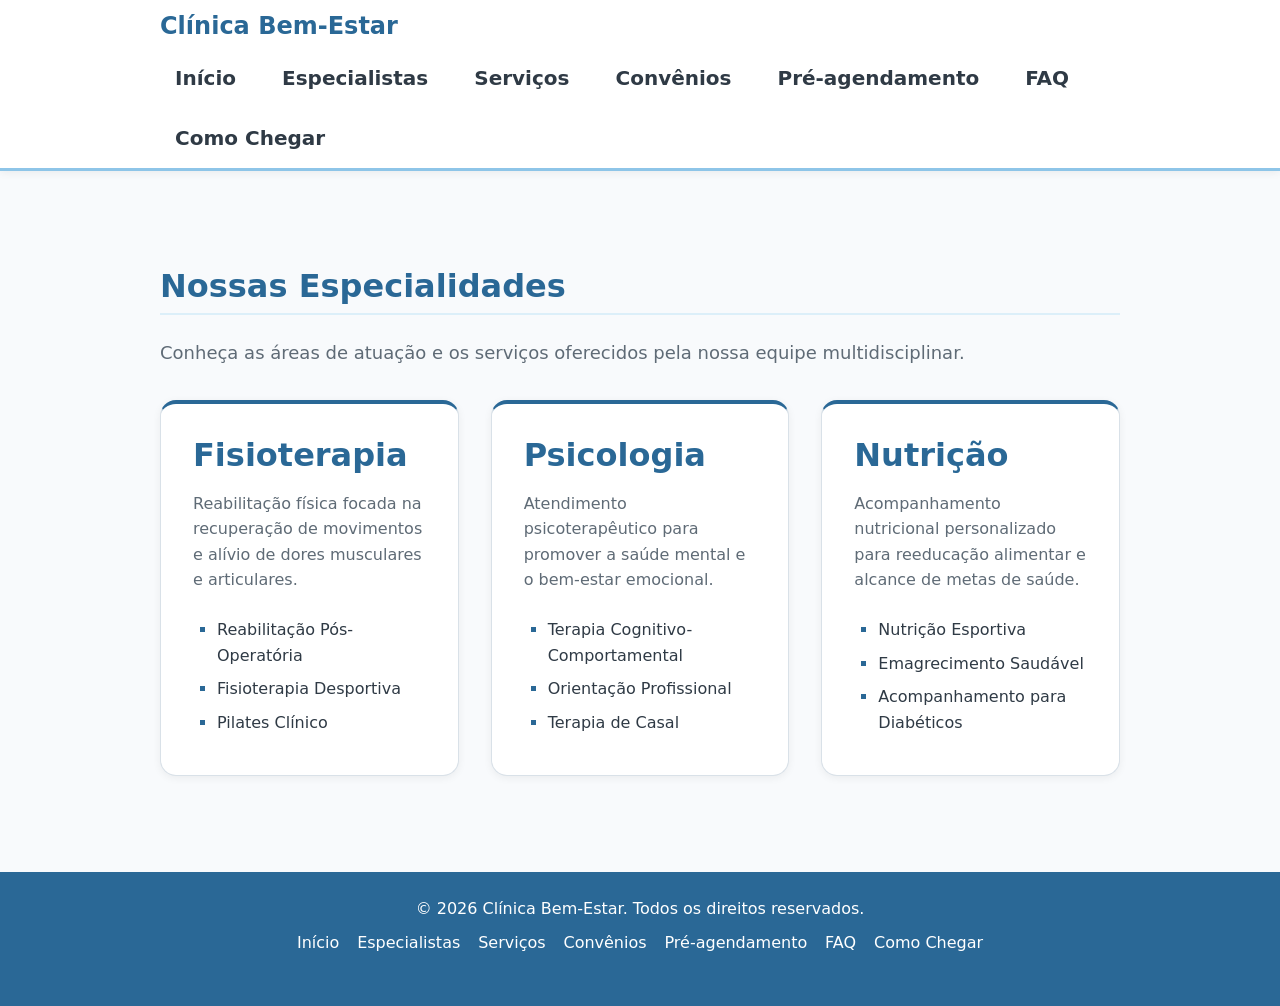
<file: pages/servicos.html>
<!DOCTYPE html>
<html lang="pt-BR">

<head>
    <meta charset="UTF-8">
    <meta name="viewport" content="width=device-width, initial-scale=1.0">
    <link rel="stylesheet" href="../assets/css/variable.css">
    <link rel="stylesheet" href="../assets/css/global.css">
    <link rel="stylesheet" href="../assets/css/header.css">
    <link rel="stylesheet" href="../assets/css/pages/servicos.css">
    <title>Serviços e Especialidades - Clínica Bem-Estar</title>
    <meta name="description" content="Conheça os serviços de fisioterapia, psicologia e nutrição oferecidos pela equipe multidisciplinar da Clínica Bem-Estar.">
    <link rel="stylesheet" href="../assets/css/navigation-responsive.css">
</head>

<body>
    <header class="cabecalho">
        <a class="cabecalho__marca" href="../index.html" aria-label="Página inicial da Clínica Bem-Estar">
            Clínica Bem-Estar
        </a>

        <nav class="navegacao" aria-label="Navegação principal">
            <button type="button" class="menu-botao" aria-expanded="false" aria-controls="menu-principal" hidden>Menu</button>
            <ul class="navegacao__lista" id="menu-principal">
                <li><a class="menu-item" href="../index.html">Início</a></li>
                <li><a class="menu-item" href="especialistas.html">Especialistas</a></li>
                <li><a class="menu-item" href="servicos.html">Serviços</a></li>
                <li><a class="menu-item" href="convenios.html">Convênios</a></li>
                <li><a class="menu-item" href="agendamento.html">Pré-agendamento</a></li>
                <li><a class="menu-item" href="faq.html">FAQ</a></li>
                <li><a class="menu-item" href="como-chegar.html">Como Chegar</a></li>
            </ul>
        </nav>
    </header>

    <main class="conteudo-principal">
        <section class="secao-servicos">
            <h1 class="titulo-secao">Nossas Especialidades</h1>
            <p class="descricao-secao">Conheça as áreas de atuação e os serviços oferecidos pela nossa equipe
                multidisciplinar.</p>

            <div class="grade-servicos">
                <article class="cartao-servico">
                    <h2 class="titulo-servico">Fisioterapia</h2>
                    <p class="texto-servico">Reabilitação física focada na recuperação de movimentos e alívio de dores
                        musculares e articulares.</p>
                    <ul class="lista-detalhes">
                        <li>Reabilitação Pós-Operatória</li>
                        <li>Fisioterapia Desportiva</li>
                        <li>Pilates Clínico</li>
                    </ul>
                </article>

                <article class="cartao-servico">
                    <h2 class="titulo-servico">Psicologia</h2>
                    <p class="texto-servico">Atendimento psicoterapêutico para promover a saúde mental e o bem-estar
                        emocional.</p>
                    <ul class="lista-detalhes">
                        <li>Terapia Cognitivo-Comportamental</li>
                        <li>Orientação Profissional</li>
                        <li>Terapia de Casal</li>
                    </ul>
                </article>

                <article class="cartao-servico">
                    <h2 class="titulo-servico">Nutrição</h2>
                    <p class="texto-servico">Acompanhamento nutricional personalizado para reeducação alimentar e
                        alcance de metas de saúde.</p>
                    <ul class="lista-detalhes">
                        <li>Nutrição Esportiva</li>
                        <li>Emagrecimento Saudável</li>
                        <li>Acompanhamento para Diabéticos</li>
                    </ul>
                </article>
            </div>
        </section>
    </main>

    <footer class="rodape-principal">
        <p>&copy; 2026 Clínica Bem-Estar. Todos os direitos reservados.</p>
        <p>
            <a href="../index.html">Início</a>
            <a href="especialistas.html">Especialistas</a> 
            <a href="servicos.html">Serviços</a>
            <a href="convenios.html">Convênios</a>
            <a href="agendamento.html">Pré-agendamento</a>
            <a href="faq.html">FAQ</a>
            <a href="como-chegar.html">Como Chegar</a>
        </p>
    </footer>
    <script src="../assets/js/menu.js" defer></script>
</body>

</html>
</file>
<file: assets/css/variable.css>
:root {
    --color-primary: #8EC5E8;
    --color-primary-dark: #2A6896;
    --color-primary-darker: #174A70; 
    --color-primary-light: #DCEFF9;

    --color-white: #FFFFFF;
    --color-background: #F8FAFC;
    --color-surface: #FFFFFF;

    --color-text: #2F3A45;
    --color-text-secondary: #5F6B76;
    --color-border: #D9E1E8;       
    --color-border-strong: #6F7C88; 
    --color-focus: #174A70;        

    --color-success: #2A7550;
    --color-error: #B54747;

    --font-family-primary: system-ui, -apple-system, BlinkMacSystemFont, "Segoe UI", sans-serif;

    --font-size-xs: 0.875rem;
    --font-size-sm: 1rem;
    --font-size-md: 1.125rem;
    --font-size-lg: 1.5rem;
    --font-size-xl: 2rem;
    --font-size-xxl: 2.5rem;

    --font-weight-regular: 400;
    --font-weight-medium: 500;
    --font-weight-semibold: 600;
    --font-weight-bold: 700;

    --spacing-xs: 0.5rem;
    --spacing-sm: 1rem;
    --spacing-md: 1.5rem;
    --spacing-lg: 2rem;
    --spacing-xl: 3rem;
    --spacing-xxl: 4rem;

    --border-radius-sm: 0.375rem;
    --border-radius-md: 0.75rem;
    --border-radius-lg: 1rem;

    --shadow-sm: 0 2px 8px rgba(0, 0, 0, 0.06);
    --shadow-md: 0 6px 18px rgba(0, 0, 0, 0.08);

    --container-width: 1200px;

    --transition-default: 0.3s ease;
}

body {
    display: flex;
    flex-direction: column;
    margin: 0;
    min-height: 100vh;
    min-height: 100svh;
}

body > main {
    flex: 1 0 auto;
}

body header nav ul li.menu-item a,
body header nav ul li a,
body header nav ul a.menu-item {
    padding: 0.625rem 0.9375rem;
    font-size: 1.25em;
}

@media (prefers-reduced-motion: reduce) {
    html {
        scroll-behavior: auto;
    }

    *,
    *::before,
    *::after {
        animation-duration: 0.01ms !important;
        animation-iteration-count: 1 !important;
        scroll-behavior: auto !important;
        transition-duration: 0.01ms !important;
    }
}
</file>
<file: assets/css/global.css>
html {
    scroll-behavior: smooth;
}

body {
    margin: 0;

    font-family: var(--font-family-primary);

    font-size: var(--font-size-sm);
    font-weight: var(--font-weight-regular);

    line-height: 1.6;

    color: var(--color-text);

    background-color: var(--color-background);
}

* {
    box-sizing: border-box;
}

img {
    max-width: 100%;
    height: auto;
}

a {
    color: var(--color-primary-dark);

    text-decoration: none;

    transition: color var(--transition-default);
}

main a:not([class]) {
    text-decoration: underline;
    text-decoration-thickness: 0.08em;
    text-underline-offset: 0.18em;
}

a:hover {
    color: var(--color-primary-darker);
}

main a:not([class]):hover {
    text-decoration-thickness: 0.16em;
}

a:focus-visible,
button:focus-visible,
summary:focus-visible,
[tabindex]:focus-visible {
    outline: 3px solid var(--color-focus);
    outline-offset: 3px;
}

h1,
h2,
h3,
h4,
h5,
h6 {
    margin-top: 0;

    color: var(--color-text);

    line-height: 1.2;
}

h1 {
    font-size: var(--font-size-xxl);
    font-weight: var(--font-weight-bold);
}

h2 {
    font-size: var(--font-size-xl);
    font-weight: var(--font-weight-semibold);
}

h3 {
    font-size: var(--font-size-lg);
    font-weight: var(--font-weight-semibold);
}

h1,
h2,
h3,
h4,
h5,
h6,
li,
button {
    overflow-wrap: anywhere;
}

p,
strong,
label,
legend {
    overflow-wrap: break-word;
}

p {
    margin-top: 0;
    margin-bottom: var(--spacing-sm);
}

ul,
ol {
    padding-left: var(--spacing-md);
}

button,
input,
textarea,
select {
    font: inherit;
}

button {
    cursor: pointer;
}

.container {
    width: min(100% - 2rem, var(--container-width));

    margin-inline: auto;
}

.btn {
    display: inline-block;

    padding: 0.75rem 1.5rem;

    border: none;
    border-radius: var(--border-radius-md);

    font-weight: var(--font-weight-semibold);

    text-align: center;

    transition:
        background-color var(--transition-default),
        color var(--transition-default),
        transform var(--transition-default);
}

.btn-primary {
    color: var(--color-white);

    background-color: var(--color-primary-dark);
}

.btn-primary:hover {
    color: var(--color-white);

    background-color: var(--color-primary-darker);
}

.btn-primary:focus-visible {
    outline: 3px solid var(--color-focus);
    outline-offset: 3px;
}

.card {
    padding: var(--spacing-md);

    border: 1px solid var(--color-border);
    border-radius: var(--border-radius-lg);

    background-color: var(--color-surface);

    box-shadow: var(--shadow-sm);
}

.form-group {
    margin-bottom: var(--spacing-md);
}

label {
    display: block;

    margin-bottom: var(--spacing-xs);

    font-weight: var(--font-weight-semibold);
}

input,
textarea,
select {
    width: 100%;

    padding: 0.75rem 1rem;

    border: 1px solid var(--color-border-strong);
    border-radius: var(--border-radius-md);

    color: var(--color-text);

    background-color: var(--color-white);
}

input:focus,
textarea:focus,
select:focus {
    border-color: var(--color-focus);

    outline: 3px solid var(--color-focus);
    outline-offset: 2px;
}

section {
    padding-block: var(--spacing-xl);
}
</file>
<file: assets/css/header.css>
.cabecalho {
    position: sticky;
    top: 0;
    z-index: 10;
    padding: 0.25rem 0;
    background-color: var(--color-white);
    border-bottom: 3px solid var(--color-primary);
    box-shadow: var(--shadow-sm);
}

.cabecalho__marca,
.navegacao {
    width: min(100% - 2rem, 960px);
    margin-inline: auto;
}

.cabecalho__marca {
    display: flex;
    align-items: center;
    min-height: 44px;
    margin-bottom: 0.25rem;
    color: var(--color-primary-dark);
    font-size: var(--font-size-lg);
    font-weight: var(--font-weight-bold);
}

.navegacao__lista {
    display: flex;
    flex-wrap: wrap;
    gap: 0.5rem 1rem;
    align-items: center;
    margin: 0;
    padding: 0;
    list-style: none;
}

.navegacao__lista li {
    min-width: 0;
}

.menu-item {
    display: inline-flex;
    align-items: center;
    min-height: 44px;
    padding: 0.5rem 0.75rem;
    border-radius: var(--border-radius-sm);
    color: var(--color-text);
    font-weight: var(--font-weight-semibold);
}

.menu-item:hover,
.menu-item:focus-visible {
    background-color: var(--color-primary-light);
    color: var(--color-primary-dark);
}

@media (max-width: 640px) {
    .cabecalho {
        position: static;
        padding-block: 1rem;
    }

    .navegacao__lista {
        gap: 0.25rem;
    }

    .navegacao__lista li {
        flex: 1 0 auto;
    }

    .menu-item {
        white-space: nowrap;
    }
}

@media (max-height: 500px) {
    .cabecalho {
        position: static;
    }
}
</file>
<file: assets/css/pages/home.css>
.principal {
    width: min(100% - 2rem, 960px);
    margin: 0 auto;
    padding-block: var(--spacing-xl);
}

.secao {
    padding: var(--spacing-xl);
    border: 1px solid var(--color-border);
    border-radius: var(--border-radius-lg);
    background-color: var(--color-white);
    box-shadow: var(--shadow-sm);
}

.secao + .secao {
    margin-top: var(--spacing-lg);
}

.secao__titulo {
    margin-bottom: var(--spacing-md);
    padding-bottom: var(--spacing-xs);
    border-bottom: 2px solid var(--color-primary-light);
    color: var(--color-primary-dark);
}

.secao__subtitulo {
    margin-bottom: var(--spacing-md);
    color: var(--color-primary-dark);
}

.secao p {
    color: var(--color-text-secondary);
}

.secao--hero {
    background: linear-gradient(135deg, var(--color-primary-light), var(--color-white));
}

.secao--hero p:first-of-type {
    color: var(--color-text);
    font-size: var(--font-size-lg);
    font-weight: var(--font-weight-semibold);
}

.secao--hero p:nth-of-type(2) {
    max-width: 42rem;
    margin-bottom: var(--spacing-lg);
    font-size: var(--font-size-md);
}

.secao--missao {
    text-align: center;
}

.secao--missao p {
    max-width: 50rem;
    margin-inline: auto;
    font-size: var(--font-size-md);
}

.secao--diferenciais {
    display: grid;
    grid-template-columns: repeat(4, minmax(0, 1fr));
    gap: var(--spacing-md);
    align-items: stretch;
    padding-bottom: calc(var(--spacing-xl) + var(--spacing-lg));
}

.secao--diferenciais .secao__subtitulo {
    grid-column: 1 / -1;
}

.diferencial-card {
    min-width: 0;
    overflow-wrap: anywhere;
    padding: var(--spacing-md);
    border: 1px solid var(--color-border);
    border-radius: var(--border-radius-md);
    background-color: var(--color-background);
}

.diferencial-card h3 {
    color: var(--color-primary-dark);
}

.diferencial-card p {
    margin-bottom: 0;
}

.secao--cta {
    text-align: center;
    background-color: var(--color-primary-dark);
}

.secao--cta .secao__subtitulo,
.secao--cta p {
    color: var(--color-white);
}

.secao--cta p {
    font-size: var(--font-size-md);
}

.cta-principal,
.cta-secundaria {
    display: inline-block;
    padding: 0.85rem 1.25rem;
    border-radius: var(--border-radius-md);
    font-weight: var(--font-weight-semibold);
}

.cta-principal {
    color: var(--color-white);
    background-color: var(--color-primary-dark);
}

.cta-principal:hover,
.cta-principal:focus-visible {
    color: var(--color-white);
    background-color: var(--color-primary-darker);
}

.cta-secundaria {
    color: var(--color-primary-dark);
    background-color: var(--color-white);
}

.cta-secundaria:hover,
.cta-secundaria:focus-visible {
    color: var(--color-text);
    background-color: var(--color-primary-light);
}

.rodape {
    padding: var(--spacing-md) 0;
    color: var(--color-white);
    background-color: var(--color-primary-dark);
    text-align: center;
}

.rodape p {
    margin-bottom: 0.5rem;
}

.rodape ul {
    display: flex;
    flex-wrap: wrap;
    justify-content: center;
    gap: 0.5rem 1rem;
    margin: 0;
    padding: 0;
    list-style: none;
}

.rodape a {
    color: var(--color-white);
}

.rodape a:hover,
.rodape a:focus-visible {
    color: var(--color-primary-light);
}

@media (max-width: 900px) {
    .secao--diferenciais {
        grid-template-columns: repeat(2, minmax(0, 1fr));
    }
}

@media (max-width: 640px) {
    .principal {
        width: min(100% - 1rem, 960px);
    }

    .secao {
        padding: var(--spacing-sm);
    }

    .secao--diferenciais {
        grid-template-columns: 1fr;
    }
}

.rodape > p,
.rodape > nav {
    width: min(100% - 2rem, 960px);
    margin-inline: auto;
}

.rodape a {
    display: inline-flex;
    align-items: center;
    min-height: 44px;
}

.rodape a:focus-visible,
.cta-principal:focus-visible,
.cta-secundaria:focus-visible {
    outline: 3px solid currentColor;
    outline-offset: 3px;
}

.principal,
.secao {
    min-width: 0;
}

.secao__titulo {
    font-size: clamp(1.75rem, 5vw, var(--font-size-xxl));
}

.cta-principal,
.cta-secundaria {
    max-width: 100%;
    overflow-wrap: anywhere;
}

.cta-principal:focus-visible {
    outline-color: var(--color-focus);
}

.cta-secundaria:focus-visible {
    outline-color: var(--color-white);
}
</file>
<file: assets/css/navigation-responsive.css>
body > header nav {
    width: min(100% - 2rem, 960px);
    margin-inline: auto;
}

body > header > a {
    display: flex;
    align-items: center;
    width: min(100% - 2rem, 960px);
    min-height: 44px;
    margin-inline: auto;
}

body > header nav ul li a,
body > footer a {
    display: inline-flex;
    align-items: center;
    min-height: 44px;
}

body > header a:focus-visible,
body > footer a:focus-visible {
    outline: 3px solid currentColor;
    outline-offset: 3px;
}

@media (max-width: 640px) {
    body > header,
    body > header[class] {
        position: static;
    }

    body > header nav ul,
    body > header nav ul[class] {
        flex-direction: row;
        flex-wrap: wrap;
        align-items: center;
        gap: 0.25rem;
    }

    body > header nav ul li {
        flex: 1 0 auto;
        min-width: 0;
    }

    body > header nav ul li a {
        white-space: nowrap;
    }
}

@media (max-height: 500px) {
    body > header,
    body > header[class] {
        position: static;
    }
}

body > header nav ul li a[aria-current="page"] {
    color: var(--color-primary-darker);
    font-weight: var(--font-weight-bold);
    text-decoration: underline;
    text-decoration-thickness: 3px;
    text-underline-offset: 0.3em;
}

@media (max-width: 640px) {
    body > header nav ul li,
    body > header nav .navegacao__lista li {
        flex: 1 1 auto;
        max-width: 100%;
    }

    body > header nav ul li a,
    body > header nav ul li a.menu-item {
        white-space: normal;
        overflow-wrap: anywhere;
    }
}

body > header .menu-botao {
    min-width: 44px;
    min-height: 44px;
    margin-block: 0.5rem;
    padding: 0.5rem 1rem;
    border: 2px solid var(--color-primary-dark);
    border-radius: var(--border-radius-sm);
    background-color: var(--color-white);
    color: var(--color-text);
    font-weight: var(--font-weight-semibold);
}

body > header .menu-botao[hidden],
body > header #menu-principal[hidden] {
    display: none;
}

body > header .menu-botao[aria-expanded="true"] {
    background-color: var(--color-primary-light);
}

body > header .menu-botao::after {
    content: " +";
}

body > header .menu-botao[aria-expanded="true"]::after {
    content: " −";
}

body > header .menu-botao:hover {
    background-color: var(--color-primary-light);
}

body > header .menu-botao:focus-visible {
    outline: 3px solid var(--color-focus);
    outline-offset: 3px;
}

@media (max-width: 640px) {
    body > header #menu-principal.menu-aberto {
        display: flex;
        flex-direction: column;
        align-items: stretch;
        gap: 0.25rem;
    }

    body > header #menu-principal.menu-aberto li {
        flex: 0 0 auto;
    }

    body > header #menu-principal.menu-aberto a {
        display: flex;
    }
}
</file>
<file: assets/css/pages/agendamento.css>
.principal {
    width: min(100% - 2rem, 960px);
    min-width: 0;
    margin: 0 auto;
    padding-block: var(--spacing-xl);
}

.secao {
    min-width: 0;
    padding: var(--spacing-xl);

    border: 1px solid var(--color-border);
    border-radius: var(--border-radius-lg);

    background-color: var(--color-white);
    box-shadow: var(--shadow-sm);
}

.secao__titulo {
    margin-bottom: var(--spacing-md);
    padding-bottom: var(--spacing-xs);

    border-bottom: 2px solid var(--color-primary-light);

    color: var(--color-primary-dark);
}

.secao__subtitulo {
    margin-bottom: var(--spacing-xl);

    color: var(--color-text-secondary);
    font-size: var(--font-size-md);
}

.formulario {
    display: flex;
    flex-direction: column;
    gap: var(--spacing-md);
    width: 100%;
}

.campo {
    display: flex;
    flex-direction: column;
    gap: 0.5rem;
    min-width: 0;
}

.grupo-campos {
    display: flex;
    flex-direction: column;
    gap: var(--spacing-md);
    min-inline-size: 0;
    margin: 0;
    padding: 0;
    border: 0;
}

.campo__label {
    color: var(--color-text);
    font-weight: var(--font-weight-semibold);
}

.campo__label--obrigatorio::after {
    content: " *";
    color: var(--color-error);
}

.campo__dica {
    color: var(--color-text-secondary);
    font-size: var(--font-size-sm);
}

.campo__erro {
    display: block;
    color: var(--color-error);
    font-size: var(--font-size-sm);
    font-weight: var(--font-weight-semibold);
}

.campo__erro[hidden] {
    display: none;
}

.mensagem-formulario {
    margin: 0;
    font-weight: var(--font-weight-semibold);
}

.mensagem-formulario--erro {
    color: var(--color-error);
}

.mensagem-formulario--aviso {
    color: var(--color-text-secondary);
}

.campo__input,
.campo__select,
.campo__textarea {
    width: 100%;
    min-width: 0;
    min-height: 44px;
    box-sizing: border-box;
    padding: 0.8rem 1rem;

    border: 1px solid var(--color-border-strong);
    border-radius: var(--border-radius-md);

    color: var(--color-text);
    background-color: var(--color-white);
    transition:
        border-color var(--transition-default),
        box-shadow var(--transition-default);
}

.campo__input:focus,
.campo__select:focus,
.campo__textarea:focus {
    border-color: var(--color-focus);
    outline: 3px solid var(--color-focus);
    outline-offset: 2px;
}

.campo__input[aria-invalid="true"],
.campo__select[aria-invalid="true"],
.campo__textarea[aria-invalid="true"] {
    border-color: var(--color-error);
}

.campo__textarea {
    min-height: 7rem;
    resize: vertical;
}

.botao {
    align-self: flex-start;

    min-height: 44px;
    padding: 0.9rem 1.5rem;

    border: none;
    border-radius: var(--border-radius-md);

    color: var(--color-white);
    background-color: var(--color-primary-dark);
    font-weight: var(--font-weight-semibold);
    transition:
        background-color var(--transition-default),
        box-shadow var(--transition-default),
        transform var(--transition-default);
}

.botao:hover {
    background-color: var(--color-primary-darker);
    transform: translateY(-2px) scale(1.01);
    box-shadow: var(--shadow-sm);
}

.botao:focus-visible {
    outline: 3px solid var(--color-focus);
    outline-offset: 3px;
}

.botao:active {
    transform: translateY(1px);
}

.rodape {
    padding: var(--spacing-md) 0;

    text-align: center;

    background-color: var(--color-primary-dark);
    color: var(--color-white);
}

.rodape p {
    margin-bottom: 0.5rem;
}

.rodape a {
    display: inline-block;
    color: var(--color-white);
    margin-inline: 0.4rem;
    transition:
        color var(--transition-default),
        transform var(--transition-default);
}

.rodape a:hover,
.rodape a:focus-visible {
    color: var(--color-primary-light);
    transform: translateY(-2px);
}

@media (max-width: 1023px) {
    .principal {
        padding-block: var(--spacing-lg);
    }

    .secao {
        padding: var(--spacing-lg);
    }
}

@media (max-width: 640px) {
    .principal {
        width: min(100% - 1rem, 960px);
    }

    .secao {
        padding: var(--spacing-md);
    }

    .botao {
        width: 100%;
    }

    .campo__dica {
        overflow-wrap: anywhere;
    }
}
</file>
<file: assets/css/pages/como-chegar.css>
.principal {
    width: min(100% - 2rem, 960px);
    min-width: 0;
    margin: 0 auto;
    padding-block: var(--spacing-xl);
}

.secao {
    min-width: 0;
    padding: var(--spacing-xl);

    border: 1px solid var(--color-border);
    border-radius: var(--border-radius-lg);

    background-color: var(--color-white);
    box-shadow: var(--shadow-sm);
}

.secao__titulo {
    margin-bottom: var(--spacing-md);
    padding-bottom: var(--spacing-xs);

    border-bottom: 2px solid var(--color-primary-light);

    color: var(--color-primary-dark);
}

.secao__subtitulo {
    margin-bottom: var(--spacing-lg);

    color: var(--color-text-secondary);
    font-size: var(--font-size-md);
}

.endereco {
    padding: var(--spacing-md);
    margin-bottom: var(--spacing-lg);

    border-left: 4px solid var(--color-primary-dark);
    border-radius: var(--border-radius-md);

    background-color: var(--color-primary-light);
}

.endereco__linha {
    margin-bottom: 0.35rem;
}

.mapa-link {
    display: inline-block;

    padding: 0.85rem 1.25rem;
    margin-bottom: var(--spacing-lg);

    border-radius: var(--border-radius-md);

    color: var(--color-white);
    background-color: var(--color-primary-dark);
    font-weight: var(--font-weight-semibold);
    transition:
        background-color var(--transition-default),
        color var(--transition-default),
        box-shadow var(--transition-default),
        transform var(--transition-default);
}

.mapa-link:hover,
.mapa-link:focus-visible {
    background-color: var(--color-primary-darker);
    color: var(--color-white);
    transform: translateY(-2px);
    box-shadow: var(--shadow-sm);
}

.acessibilidade-local {
    margin-top: var(--spacing-lg);
}

.acessibilidade-local__titulo {
    margin-bottom: var(--spacing-sm);

    color: var(--color-primary-dark);
}

.acessibilidade-local__lista {
    display: flex;
    flex-direction: column;
    gap: 0.75rem;

    padding-left: 0;
    list-style: none;
}

.acessibilidade-local__item {
    display: flex;
    align-items: center;
    gap: 0.75rem;

    padding: 0.75rem 1rem;

    border: 1px solid var(--color-border);
    border-radius: var(--border-radius-md);

    background-color: var(--color-background);
    transition:
        border-color var(--transition-default),
        transform var(--transition-default);
}

.acessibilidade-local__item:hover {
    border-color: var(--color-primary-dark);
    transform: translateX(4px);
}

.acessibilidade-local__icone {
    display: inline-flex;
    align-items: center;
    justify-content: center;

    width: 2rem;
    height: 2rem;

    border-radius: 50%;

    background-color: var(--color-primary-dark);
    color: var(--color-white);
    font-weight: var(--font-weight-bold);
    transition: transform var(--transition-default);
}

.acessibilidade-local__item:hover .acessibilidade-local__icone {
    transform: rotate(8deg) scale(1.06);
}

.contato-final {
    margin-top: var(--spacing-lg);
    padding-top: var(--spacing-md);

    border-top: 1px solid var(--color-border);
}

.rodape {
    padding: var(--spacing-md) 0;

    text-align: center;

    background-color: var(--color-primary-dark);
    color: var(--color-white);
}

.rodape p {
    margin-bottom: 0.5rem;
}

.rodape a {
    display: inline-block;
    color: var(--color-white);
    margin-inline: 0.4rem;
    transition:
        color var(--transition-default),
        transform var(--transition-default);
}

.rodape a:hover,
.rodape a:focus-visible {
    color: var(--color-primary-light);
    transform: translateY(-2px);
}

@media (max-width: 1023px) {
    .principal {
        padding-block: var(--spacing-lg);
    }

    .secao {
        padding: var(--spacing-lg);
    }
}

@media (max-width: 640px) {
    .principal {
        width: min(100% - 1rem, 960px);
    }

    .secao {
        padding: var(--spacing-md);
    }

    .acessibilidade-local__item {
        align-items: flex-start;
    }

    .acessibilidade-local__item:hover {
        transform: translateX(2px);
    }
}
</file>
<file: assets/css/pages/especialistas.css>
body > header {
    position: sticky;
    top: 0;
    z-index: 10;
    padding: 0.25rem 0;
    background-color: var(--color-white);
    border-bottom: 3px solid var(--color-primary);
    box-shadow: var(--shadow-sm);
}

body > header nav {
    width: min(100% - 2rem, 960px);
    margin-inline: auto;
}

body > header nav > a:first-child {
    display: inline-flex;
    align-items: center;
    min-height: 44px;
    margin-bottom: 0.25rem;
    color: var(--color-primary-dark);
    font-size: var(--font-size-lg);
    font-weight: var(--font-weight-bold);
}

body > header ul {
    display: flex;
    flex-wrap: wrap;
    gap: 0.5rem 1rem;
    align-items: center;
    margin: 0;
    padding: 0;
    list-style: none;
}

body > header li a {
    display: inline-block;
    padding: 0.5rem 0.75rem;
    border-radius: var(--border-radius-sm);
    color: var(--color-text);
    font-weight: var(--font-weight-semibold);
    transition:
        background-color var(--transition-default),
        color var(--transition-default),
        transform var(--transition-default);
}

body > header li a:hover,
body > header li a:focus-visible {
    background-color: var(--color-primary-light);
    color: var(--color-primary-dark);
    transform: translateY(-2px);
}

main {
    width: min(100% - 2rem, 960px);
    min-width: 0;
    margin: 0 auto;
    padding-block: var(--spacing-xl);
}

main > header {
    text-align: center;
    margin-bottom: var(--spacing-xl);
}

main > header h1 {
    font-size: clamp(1.75rem, 5vw, var(--font-size-xxl));
    color: var(--color-primary-dark);
    margin-bottom: var(--spacing-xs);
}

main > header p {
    color: var(--color-text-secondary);
    font-size: var(--font-size-md);
}

section[aria-labelledby="lista-especialistas"] h2 {
    grid-column: 1 / -1;
    text-align: center;
    color: var(--color-primary-dark);
    border-bottom: 2px solid var(--color-primary-light);
    padding-bottom: var(--spacing-xs);
    margin-bottom: var(--spacing-lg);
}

section[aria-labelledby="lista-especialistas"] {
    display: grid;
    grid-template-columns: repeat(3, minmax(0, 1fr));
    gap: var(--spacing-lg);
    align-items: start;
}

article {
    min-width: 0;
    overflow-wrap: anywhere;
    display: flex;
    flex-direction: column;
    align-items: center;
    text-align: center;
    padding: var(--spacing-md);
    background-color: var(--color-white);
    border: 1px solid var(--color-border);
    border-radius: var(--border-radius-lg);
    box-shadow: var(--shadow-sm);
    transition: transform var(--transition-default), box-shadow var(--transition-default), border-color var(--transition-default);
}

article:hover {
    transform: translateY(-5px);
    box-shadow: var(--shadow-md);
    border-color: var(--color-primary);
}

article figure {
    margin: 0 0 var(--spacing-sm) 0;
}

article img {
    width: 150px;
    max-width: 100%;
    height: auto;
    aspect-ratio: 1;
    object-fit: cover;
    border-radius: 50%;
    border: 4px solid var(--color-primary-light);
    transition:
        border-color var(--transition-default),
        transform var(--transition-default);
}

article:hover img {
    border-color: var(--color-primary);
    transform: scale(1.04) rotate(1deg);
}

article figcaption {
    position: absolute;
    width: 1px;
    height: 1px;
    padding: 0;
    margin: -1px;
    overflow: hidden;
    clip: rect(0, 0, 0, 0);
    border: 0;
}

article h3 {
    color: var(--color-primary-dark);
    margin-bottom: var(--spacing-xs);
    font-size: var(--font-size-md);
}

article p {
    margin-bottom: var(--spacing-xs);
    font-size: var(--font-size-sm);
    color: var(--color-text-secondary);
}

article p strong {
    color: var(--color-text);
    font-weight: var(--font-weight-semibold);
}

body > footer {
    padding: var(--spacing-md) 0;
    text-align: center;
    background-color: var(--color-primary-dark);
    color: var(--color-white);
}

body > footer p {
    width: min(100% - 2rem, 960px);
    margin: 0 auto 0.5rem;
}

body > footer p:last-child {
    display: flex;
    flex-wrap: wrap;
    justify-content: center;
    gap: 0.25rem 0.5rem;
}

body > footer a {
    display: inline-block;
    color: var(--color-white);
    padding: 0.625rem 0.75rem;
    transition:
        color var(--transition-default),
        transform var(--transition-default);
}

body > footer a:hover,
body > footer a:focus-visible {
    color: var(--color-primary-light);
    transform: translateY(-2px);
}

@media (max-width: 1023px) {
    main {
        padding-block: var(--spacing-lg);
    }

    section[aria-labelledby="lista-especialistas"] {
        grid-template-columns: repeat(2, minmax(0, 1fr));
        gap: var(--spacing-md);
    }
}

@media (max-width: 640px) {
    body > header {
        position: static;
        padding-block: 1rem;
    }

    body > header ul {
        gap: 0.25rem;
    }

    body > header li {
        flex: 1 0 auto;
        min-width: 0;
    }

    body > header li a {
        display: block;
        white-space: nowrap;
    }

    main > header {
        margin-bottom: var(--spacing-lg);
    }

    main {
        width: min(100% - 1rem, 960px);
    }

    section[aria-labelledby="lista-especialistas"] {
        grid-template-columns: minmax(0, 1fr);
        gap: var(--spacing-sm);
    }

    article {
        padding: var(--spacing-sm);
    }
}

@media (max-height: 500px) {
    body > header {
        position: static;
    }
}

/* ==========================================================================
   US-603 — Interações dos especialistas
   Estes estilos só têm efeito quando assets/js/especialistas.js cria o botão
   e o painel; sem JavaScript, nada abaixo é aplicado ao HTML original.
   ========================================================================== */

.visualmente-oculto {
    position: absolute;
    width: 1px;
    height: 1px;
    padding: 0;
    margin: -1px;
    overflow: hidden;
    clip: rect(0, 0, 0, 0);
    white-space: nowrap;
    border: 0;
}

.especialista__botao {
    display: inline-flex;
    align-items: center;
    justify-content: center;
    gap: var(--spacing-xs);
    min-height: 44px;
    min-width: 44px;
    margin-top: var(--spacing-xs);
    padding: 0.5rem 1.25rem;
    border: 2px solid var(--color-text-secondary);
    border-radius: var(--border-radius-md);
    background-color: var(--color-white);
    color: var(--color-text);
    font-weight: var(--font-weight-semibold);
    transition:
        background-color var(--transition-default),
        border-color var(--transition-default);
}

/* Seta indicativa do estado: aponta para baixo (fechado) e para cima (aberto). */
.especialista__botao::after {
    content: "";
    width: 0.55em;
    height: 0.55em;
    border-right: 2px solid currentColor;
    border-bottom: 2px solid currentColor;
    transform: translateY(-0.15em) rotate(45deg);
    transition: transform var(--transition-default);
}

.especialista__botao[aria-expanded="true"]::after {
    transform: translateY(0.1em) rotate(-135deg);
}

.especialista__botao:hover {
    border-color: var(--color-text);
    background-color: var(--color-primary-light);
}

.especialista__botao:focus-visible {
    outline: 3px solid var(--color-focus, var(--color-text));
    outline-offset: 3px;
}

.especialista__painel {
    width: 100%;
    margin-top: var(--spacing-sm);
    padding-top: var(--spacing-sm);
    border-top: 1px solid var(--color-border);
    text-align: left;
}

.especialista__painel[hidden] {
    display: none;
}

.especialista__link {
    display: inline-flex;
    align-items: center;
    min-height: 44px;
    color: var(--color-text);
    font-weight: var(--font-weight-semibold);
    text-decoration: underline;
    text-underline-offset: 0.18em;
}

.especialista__link:hover {
    text-decoration-thickness: 0.16em;
}

/* Cartões com o painel aberto não devem "pular" ao passar o mouse. */
.especialista:has(.especialista__botao[aria-expanded="true"]):hover {
    transform: none;
}
</file>
<file: assets/css/pages/faq.css>
.principal {
    width: min(100% - 2rem, 960px);
    min-width: 0;
    margin: 0 auto;
    padding-block: var(--spacing-xl);
}

.secao {
    min-width: 0;
    padding: var(--spacing-xl);

    border: 1px solid var(--color-border);
    border-radius: var(--border-radius-lg);

    background-color: var(--color-white);
    box-shadow: var(--shadow-sm);
}

.secao__titulo {
    margin-bottom: var(--spacing-md);
    padding-bottom: var(--spacing-xs);

    border-bottom: 2px solid var(--color-primary-light);

    color: var(--color-primary-dark);
}

.secao__subtitulo {
    margin-bottom: var(--spacing-xl);

    color: var(--color-text-secondary);
    font-size: var(--font-size-md);
}

.faq-lista {
    display: flex;
    flex-direction: column;
    gap: 1rem;

    margin: 0;
    padding: 0;

    list-style: none;
}

.faq-item {
    padding: var(--spacing-md);

    border: 1px solid var(--color-border);
    border-left: 4px solid var(--color-primary-dark);
    border-radius: var(--border-radius-md);

    background-color: var(--color-primary-light);
    transition:
        border-color var(--transition-default),
        box-shadow var(--transition-default),
        transform var(--transition-default);
}

.faq-item:hover {
    border-color: var(--color-primary);
    box-shadow: var(--shadow-sm);
    transform: translateY(-2px);
}

.faq-item__titulo {
    margin-bottom: 0.5rem;

    color: var(--color-primary-dark);
    font-size: var(--font-size-md);
}

.faq-item__texto {
    overflow-wrap: anywhere;
    margin-bottom: 0;
    color: var(--color-text);
}

.faq-item__texto strong {
    color: var(--color-primary-dark);
}

.faq-item__botao {
    display: flex;
    align-items: center;
    justify-content: space-between;
    gap: var(--spacing-sm);
    width: 100%;
    min-height: 44px;
    padding: 0.5rem;
    border: 0;
    border-radius: var(--border-radius-sm);
    background: transparent;
    color: inherit;
    font: inherit;
    text-align: left;
}

.faq-item__botao::after {
    content: "+";
    flex-shrink: 0;
    font-size: 1.5em;
}

.faq-item__botao[aria-expanded="true"]::after {
    content: "−";
}

.faq-item__botao:hover {
    background-color: var(--color-white);
}

.faq-item__botao:focus-visible {
    outline: 3px solid var(--color-focus);
    outline-offset: 3px;
}

.faq-item:focus-within {
    transform: none;
}

.faq-item__texto[hidden] {
    display: none;
}

.rodape {
    padding: var(--spacing-md) 0;

    text-align: center;

    background-color: var(--color-primary-dark);
    color: var(--color-white);
}

.rodape p {
    margin-bottom: 0.5rem;
}

.rodape a {
    display: inline-block;
    color: var(--color-white);
    margin-inline: 0.4rem;
    transition:
        color var(--transition-default),
        transform var(--transition-default);
}

.rodape a:hover,
.rodape a:focus-visible {
    color: var(--color-primary-light);
    transform: translateY(-2px);
}

@media (max-width: 1023px) {
    .principal {
        padding-block: var(--spacing-lg);
    }

    .secao {
        padding: var(--spacing-lg);
    }
}

@media (max-width: 640px) {
    .principal {
        width: min(100% - 1rem, 960px);
    }

    .secao {
        padding: var(--spacing-md);
    }

    .faq-item {
        padding: var(--spacing-sm);
    }
}
</file>
<file: assets/css/pages/servicos.css>
*,
*::before,
*::after {
    box-sizing: border-box;
}

.conteudo-principal {
    width: min(100% - 2rem, 960px);
    min-width: 0;
    margin: 0 auto;
    padding-block: var(--spacing-xl);
}

.titulo-secao {
    color: var(--color-primary-dark);
    border-bottom: 2px solid var(--color-primary-light);
    padding-bottom: var(--spacing-xs);
    margin-bottom: var(--spacing-md);
    font-size: clamp(1.75rem, 6vw, 2rem);
    overflow-wrap: break-word;
}

.descricao-secao {
    color: var(--color-text-secondary);
    font-size: var(--font-size-md);
    margin-bottom: var(--spacing-lg);
}

.grade-servicos {
    display: grid;
    grid-template-columns: repeat(auto-fit, minmax(min(100%, 18rem), 1fr));
    gap: var(--spacing-lg);
    align-items: start;
}

.cartao-servico {
    min-width: 0;
    padding: var(--spacing-lg);
    background-color: var(--color-white);
    border: 1px solid var(--color-border);
    border-top: 4px solid var(--color-primary-dark);
    border-radius: var(--border-radius-lg);
    box-shadow: var(--shadow-sm);
    display: flex;
    flex-direction: column;
    transition:
        border-color var(--transition-default),
        transform var(--transition-default),
        box-shadow var(--transition-default);
}

@media (hover: hover) {
    .cartao-servico:hover {
        transform: translateY(-5px);
        box-shadow: var(--shadow-md);
    }
}

.cartao-servico:focus-within {
    border-color: var(--color-primary);
    transform: translateY(-3px);
    box-shadow: var(--shadow-md);
}

.titulo-servico {
    color: var(--color-primary-dark);
    margin-bottom: var(--spacing-sm);
    overflow-wrap: break-word;
}

.texto-servico {
    color: var(--color-text-secondary);
    margin-bottom: var(--spacing-md);
    flex-grow: 1;
    overflow-wrap: break-word;
}

.lista-detalhes {
    margin: 0;
    padding-left: var(--spacing-md);
    list-style-type: square;
}

.lista-detalhes li {
    color: var(--color-text);
    margin-bottom: var(--spacing-xs);
    font-size: var(--font-size-sm);
    overflow-wrap: break-word;
}

.lista-detalhes li::marker {
    color: var(--color-primary-dark);
}

.rodape-principal {
    padding: var(--spacing-md) 0;
    text-align: center;
    background-color: var(--color-primary-dark);
    color: var(--color-white);
}

.rodape-principal p {
    margin-bottom: 0.5rem;
}

.rodape-principal a {
    display: inline-block;
    color: var(--color-white);
    margin-inline: 0.4rem;
    transition:
        color var(--transition-default),
        transform var(--transition-default);
}

.rodape-principal a:hover,
.rodape-principal a:focus-visible {
    color: var(--color-primary-light);
    transform: translateY(-2px);
}

@media (max-width: 1023px) {
    .conteudo-principal {
        padding-block: var(--spacing-lg);
    }

    .grade-servicos {
        gap: var(--spacing-md);
    }
}

@media (max-width: 640px) {

    .conteudo-principal {
        padding-block: var(--spacing-lg);
    }

    .descricao-secao {
        font-size: var(--font-size-sm);
        margin-bottom: var(--spacing-md);
    }

    .grade-servicos {
        grid-template-columns: minmax(0, 1fr);
        gap: var(--spacing-md);
    }

    .cartao-servico {
        padding: var(--spacing-md);
    }

    .rodape-principal {
        padding-inline: var(--spacing-sm);
    }

    .rodape-principal a {
        display: inline-block;
        padding: 0.375rem 0.25rem;
    }

    .conteudo-principal {
        width: min(100% - 1rem, 960px);
    }

    .grade-servicos {
        grid-template-columns: minmax(0, 1fr);
        gap: var(--spacing-sm);
    }

    .cartao-servico {
        padding: var(--spacing-md);
    }
}
</file>
